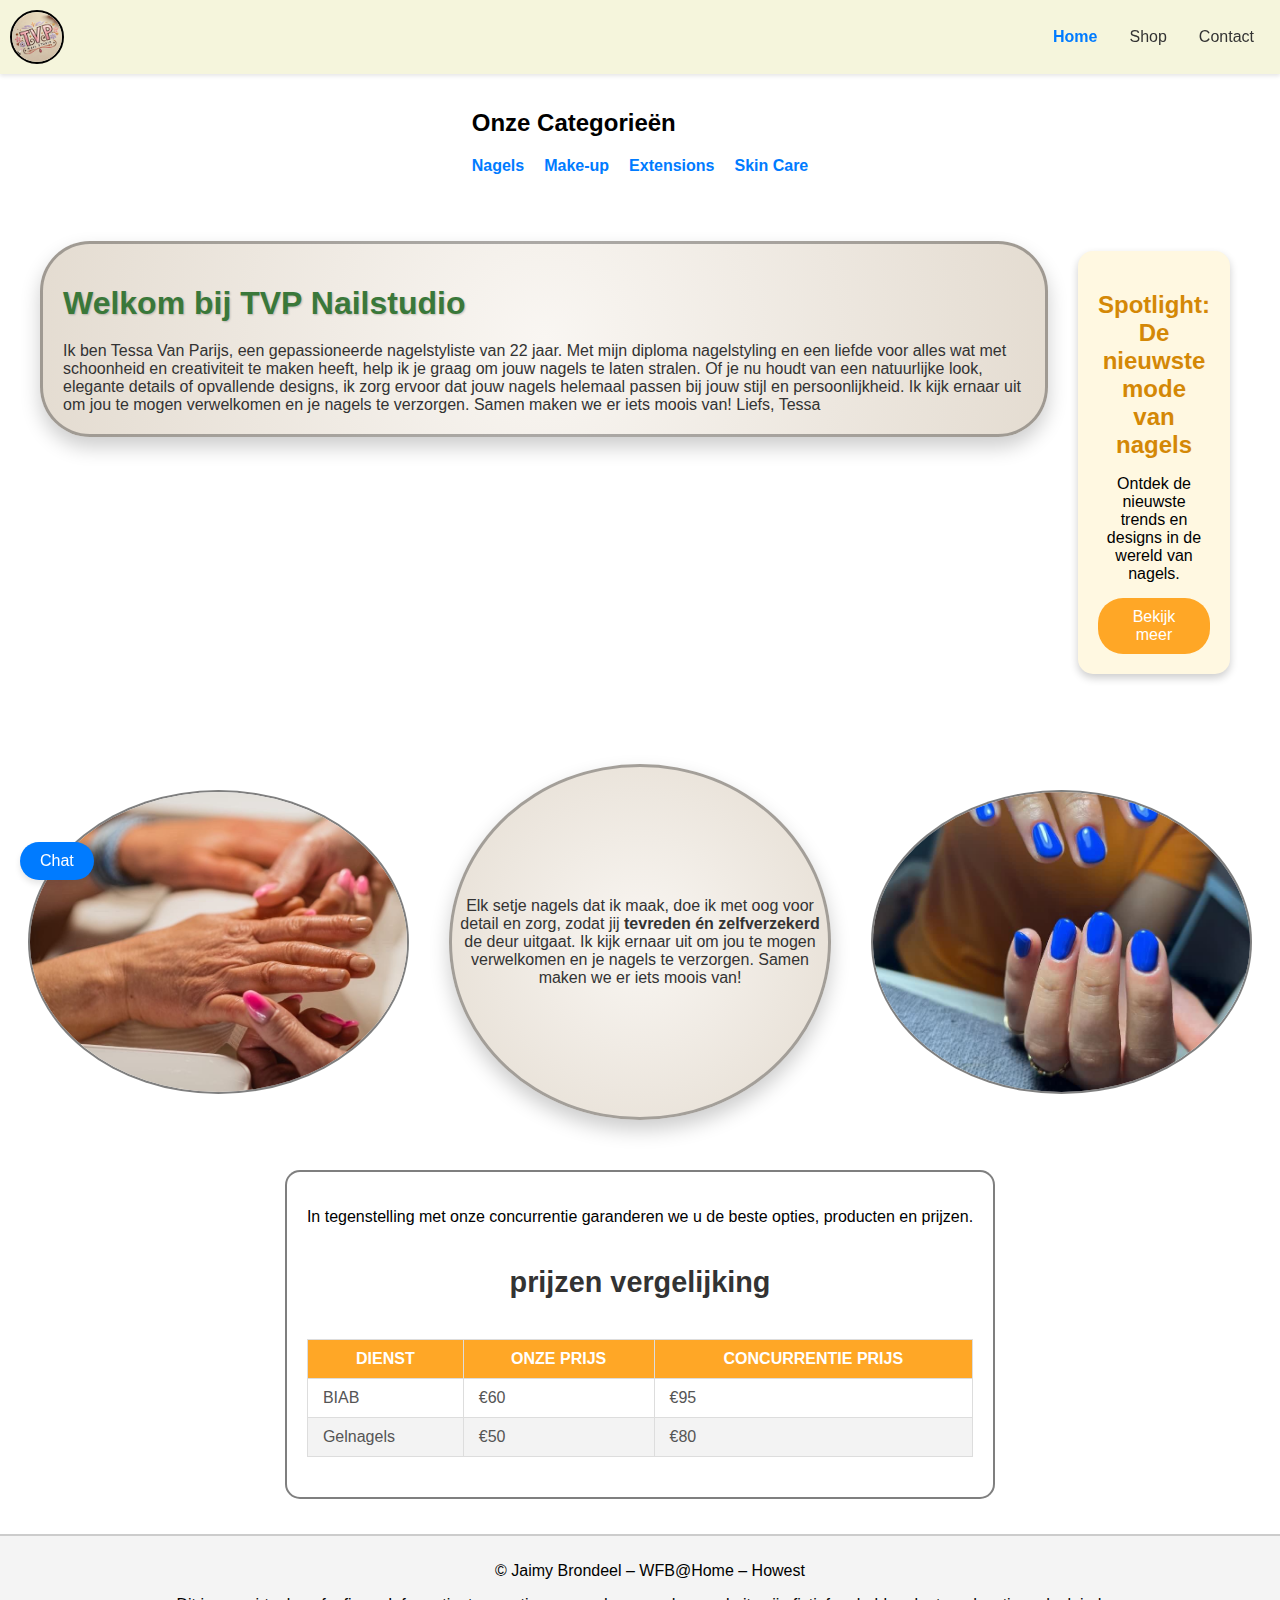
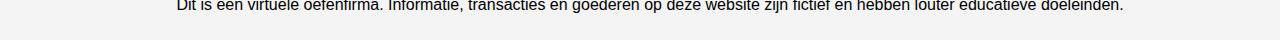
<file: index.html>
<!DOCTYPE html>
<html lang="en">

<head>
    <meta charset="UTF-8">
    <meta http-equiv="X-UA-Compatible" content="IE=edge">
    <meta name="viewport" content="width=device-width, initial-scale=1.0">
    <title>StartPagina</title>
    <link rel="stylesheet" href="WebisteCss/index.css">
    <link rel="stylesheet" href="WebisteCss/mainstylee.css">
</head>

<body>
    <header>
        <div class="logo"><img src="websiteImages/logotvp.png" alt="Logo"></div>
        <nav>
            <ul>
                <li class="active"><a href="index.html">Home</a></li>
                <li><a href="html/products.html">Shop</a></li>
                <li><a href="html/contact.html">Contact</a></li>
            </ul>
        </nav>
    </header>
    <main>
        <section class="categories">
            <h2>Onze Categorieën</h2>
            <ul>
                <li><a href="html/nagels.html">Nagels</a></li>
                <li><a href="html/makeup.html">Make-up</a></li>
                <li><a href="html/extensions.html">Extensions</a></li>
                <li><a href="html/skinCare.html">Skin Care</a></li>
            </ul>
        </section>

        <section class="introduction-spotlight-container">

            <article>
                <section class="introduction">
                    <h1 class="introduction-title">Welkom bij TVP Nailstudio</h1>
                    <p>
                        Ik ben <span>Tessa Van Parijs</span>, een gepassioneerde <span> nagelstyliste </span> van 22
                        jaar.
                        Met mijn diploma nagelstyling en een liefde voor alles wat met schoonheid en creativiteit te
                        maken heeft,
                        help ik je graag om jouw nagels te laten stralen.
                        Of je nu houdt van een natuurlijke look, elegante details of opvallende designs,
                        ik zorg ervoor dat jouw nagels helemaal passen bij jouw stijl en persoonlijkheid.
                        Ik kijk ernaar uit om jou te mogen verwelkomen en je nagels te verzorgen. Samen maken we er iets
                        moois van!
                        Liefs, Tessa
                    </p>
                </section>
            </article>


            <section class="spotlight">
                <div class="spotlight-content">
                    <h2 class="spotlight-title">Spotlight: De nieuwste mode van nagels</h2>
                    <p>Ontdek de nieuwste trends en designs in de wereld van nagels.</p>
                    <a href="https://www.cosmopolitan.com/nl/beauty/g45762074/nageltrends-2024/" target="_blank"
                        class="spotlight-link">Bekijk meer</a>
                </div>
            </section>
        </section>


        <article>

            <section class="image-circles">
                <div class="circle"><img src="websiteImages/homepage.jpg" alt="Afbeelding 1"></div>
                <section class="text-circle">
                    <p>
                        Elk setje nagels dat ik maak, doe ik met oog voor <span>detail en zorg</span>,
                        zodat jij <b>tevreden én zelfverzekerd</b> de deur uitgaat.
                        Ik kijk ernaar uit om jou te mogen verwelkomen en je nagels te verzorgen.
                        Samen maken we er iets moois van!
                    </p>
                </section>
                <div class="circle"><img src="websiteImages/foto7.jpg" alt="Afbeelding 2"></div>
            </section>
        </article>
        <article>
            <section class="secondary-content">
                <p>In tegenstelling met onze concurrentie garanderen we u de beste <span> opties, producten en prijzen</span>.</p>
                <h2> prijzen vergelijking</h2>
                <table>
                    <thead>
                        <tr>
                            <th><b>Dienst</b></th>
                            <th>Onze Prijs</th>
                            <th>concurrentie Prijs</th>
                        </tr>
                    </thead>
                    <tbody>
                        <tr>
                            <td>BIAB</td>
                            <td>&euro;60</td>
                            <td>&euro;95</td>
                        </tr>
                        <tr>
                            <td>Gelnagels</td>
                            <td>&euro;50</td>
                            <td>&euro;80</td>
                        </tr>
                    </tbody>
                </table>
            </section>
        </article>
    </main>

    <footer>
        <p>&copy; Jaimy Brondeel – WFB@Home – Howest</p>
        <p>Dit is een virtuele oefenfirma. Informatie, transacties en goederen op deze website zijn fictief en hebben
            louter educatieve doeleinden.</p>
    </footer>
    <div class="chat-button">
        <button>Chat</button>
    </div>
</body>

</html>
</file>
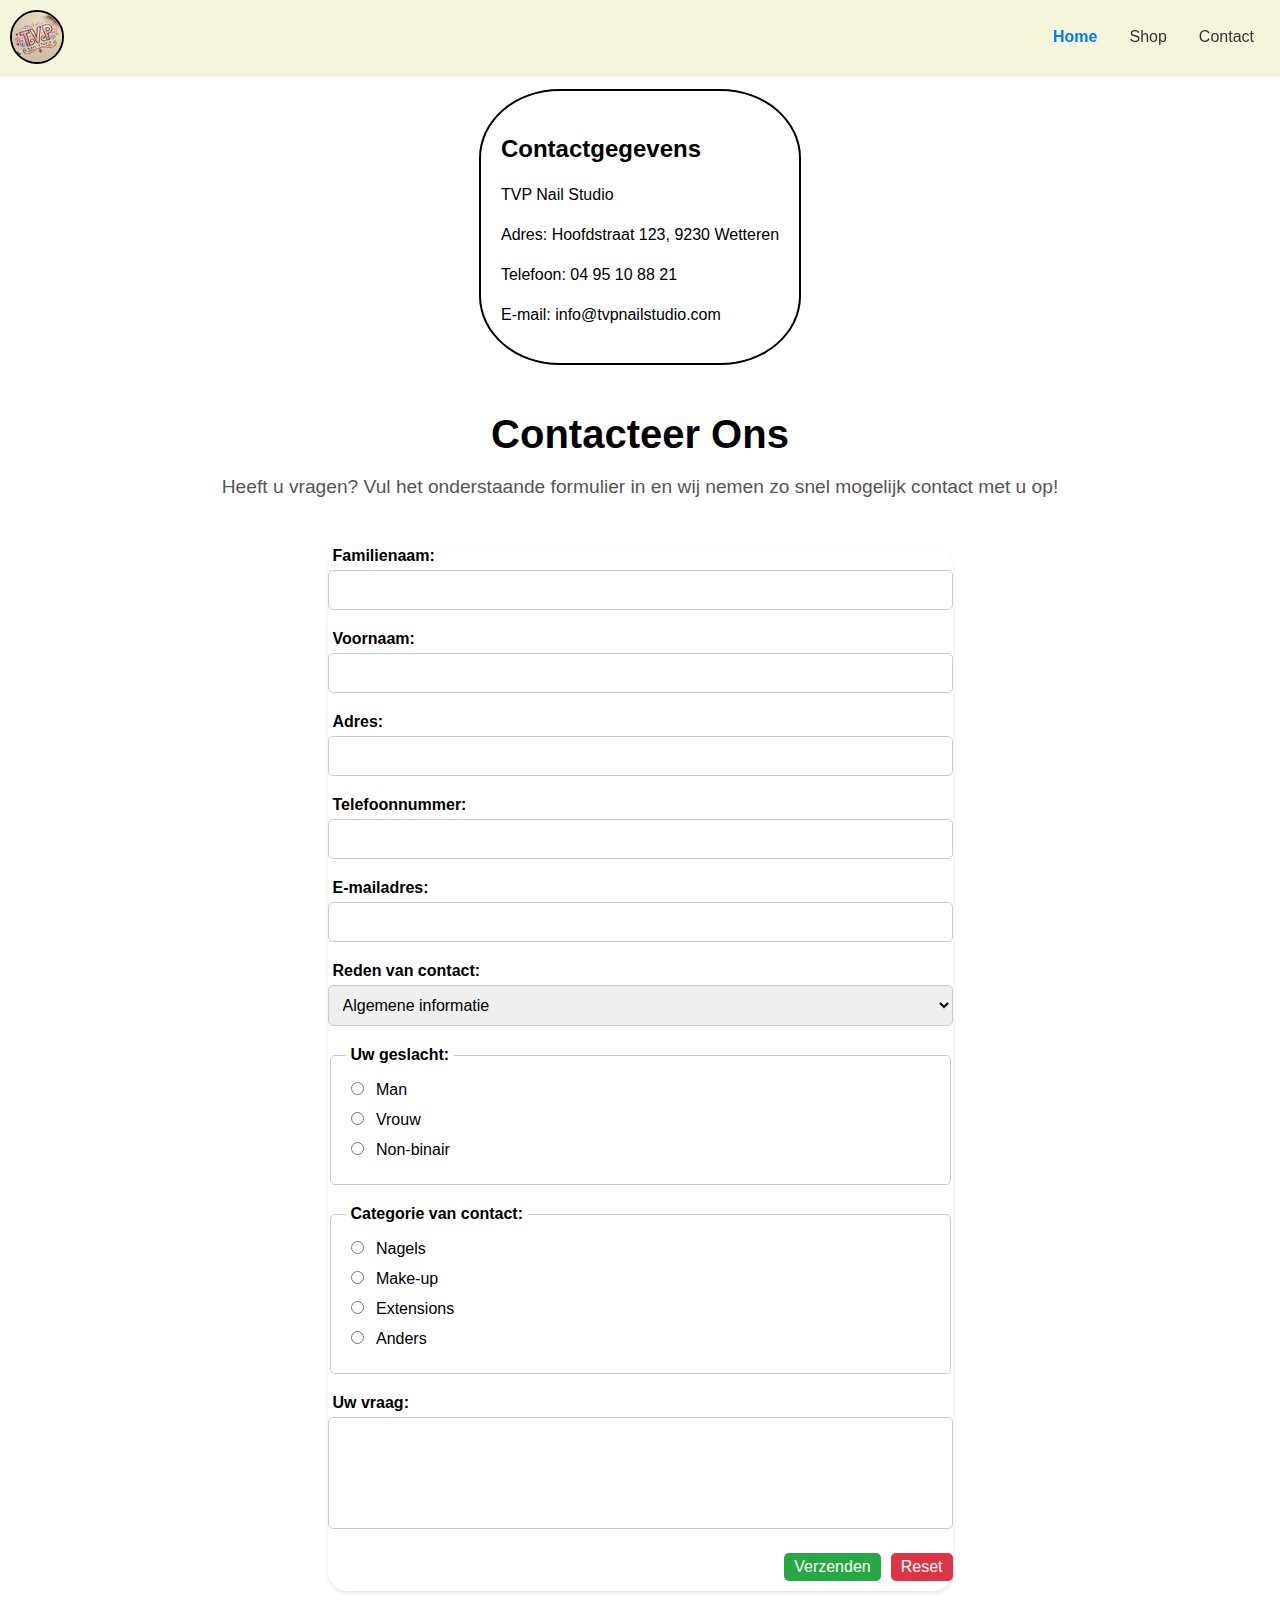
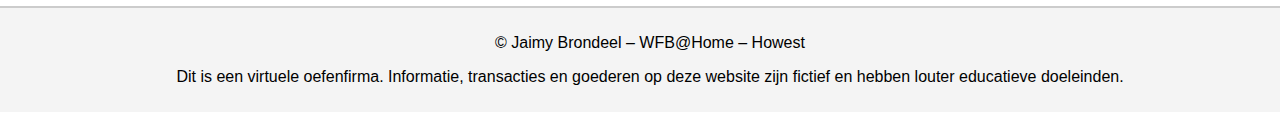
<file: html/contact.html>
<!DOCTYPE html>
<html lang="en">
<head>
    <meta charset="UTF-8">
    <meta name="viewport" content="width=device-width, initial-scale=1.0">
    <title>Contact Page</title>
    
    <link rel="stylesheet" href="../WebisteCss/mainstylee.css">
</head>
<body>
    <header>
        <div class="logo"><img src="../websiteImages/logotvp.png" alt="Logo"></div>
        <nav>
            <ul>
                <li class="active"><a href="../index.html">Home</a></li>
                <li><a href="products.html">Shop</a></li>
                <li><a href="contact.html">Contact</a></li>
            </ul>
        </nav>
    </header>

    <main>
        <section class="contact-info">
            <article class="contact-info-art">
            <h2>Contactgegevens</h2>
            <p>TVP Nail Studio</p>
            <p>Adres: Hoofdstraat 123, 9230 Wetteren</p>
            <p>Telefoon: 04 95 10 88 21</p>
            <p>E-mail: info@tvpnailstudio.com</p>
        </article>
        </section>

        <section class="contact-header">
            <h1>Contacteer Ons</h1>
            <p>Heeft u vragen? Vul het onderstaande formulier in en wij nemen zo snel mogelijk contact met u op!</p>
        </section>
        <section class="contact-form">
            <form action="https://jkorpela.fi/cgi-bin/echo.cgi" method="post" novalidate>
                <div class="form-group">
                    <label for="lastname">Familienaam:</label>
                    <input type="text" id="lastname" name="lastname" required>
                </div>
                <div class="form-group">
                    <label for="firstname">Voornaam:</label>
                    <input type="text" id="firstname" name="firstname" required>
                </div>
                <div class="form-group">
                    <label for="address">Adres:</label>
                    <input type="text" id="address" name="address">
                </div>
                <div class="form-group">
                    <label for="phone">Telefoonnummer:</label>
                    <input type="tel" id="phone" name="phone">
                </div>
                <div class="form-group">
                    <label for="email">E-mailadres:</label>
                    <input type="email" id="email" name="email" required>
                </div>
                <div class="form-group">
                    <label for="reason">Reden van contact:</label>
                    <select id="reason" name="reason">
                        <option value="info">Algemene informatie</option>
                        <option value="appointment">Afspraak maken</option>
                        <option value="complaint">Klacht indienen</option>
                        <option value="other">Anders</option>
                    </select>
                </div>
                <fieldset>
                    <legend>Uw geslacht:</legend>
                    <div>
                        <input type="radio" id="male" name="gender" value="M">
                        <label for="male">Man</label>
                    </div>
                    <div>
                        <input type="radio" id="female" name="gender" value="V">
                        <label for="female">Vrouw</label>
                    </div>
                    <div>
                        <input type="radio" id="nonbinary" name="gender" value="X">
                        <label for="nonbinary">Non-binair</label>
                    </div>
                </fieldset>
                <fieldset>
                    <legend>Categorie van contact:</legend>
                    <div>
                        <input type="radio" id="nails" name="category" value="nails">
                        <label for="nails">Nagels</label>
                    </div>
                    <div>
                        <input type="radio" id="makeup" name="category" value="makeup">
                        <label for="makeup">Make-up</label>
                    </div>
                    <div>
                        <input type="radio" id="extensions" name="category" value="extensions">
                        <label for="extensions">Extensions</label>
                    </div>
                    <div>
                        <input type="radio" id="other-category" name="category" value="other">
                        <label for="other-category">Anders</label>
                    </div>
                </fieldset>
                <div class="form-group">
                    <label for="message">Uw vraag:</label>
                    <textarea id="message" name="message" rows="5" required></textarea>
                </div>
                <div class="form-buttons">
                    <button type="submit">Verzenden</button>
                    <button type="reset">Reset</button>
                </div>
            </form>
        </section>
    </main>

    <footer>
        <p>&copy; Jaimy Brondeel – WFB@Home – Howest</p>
        <p>Dit is een virtuele oefenfirma. Informatie, transacties en goederen op deze website zijn fictief en hebben louter educatieve doeleinden.</p>
    </footer>
</body>
</html>
</file>
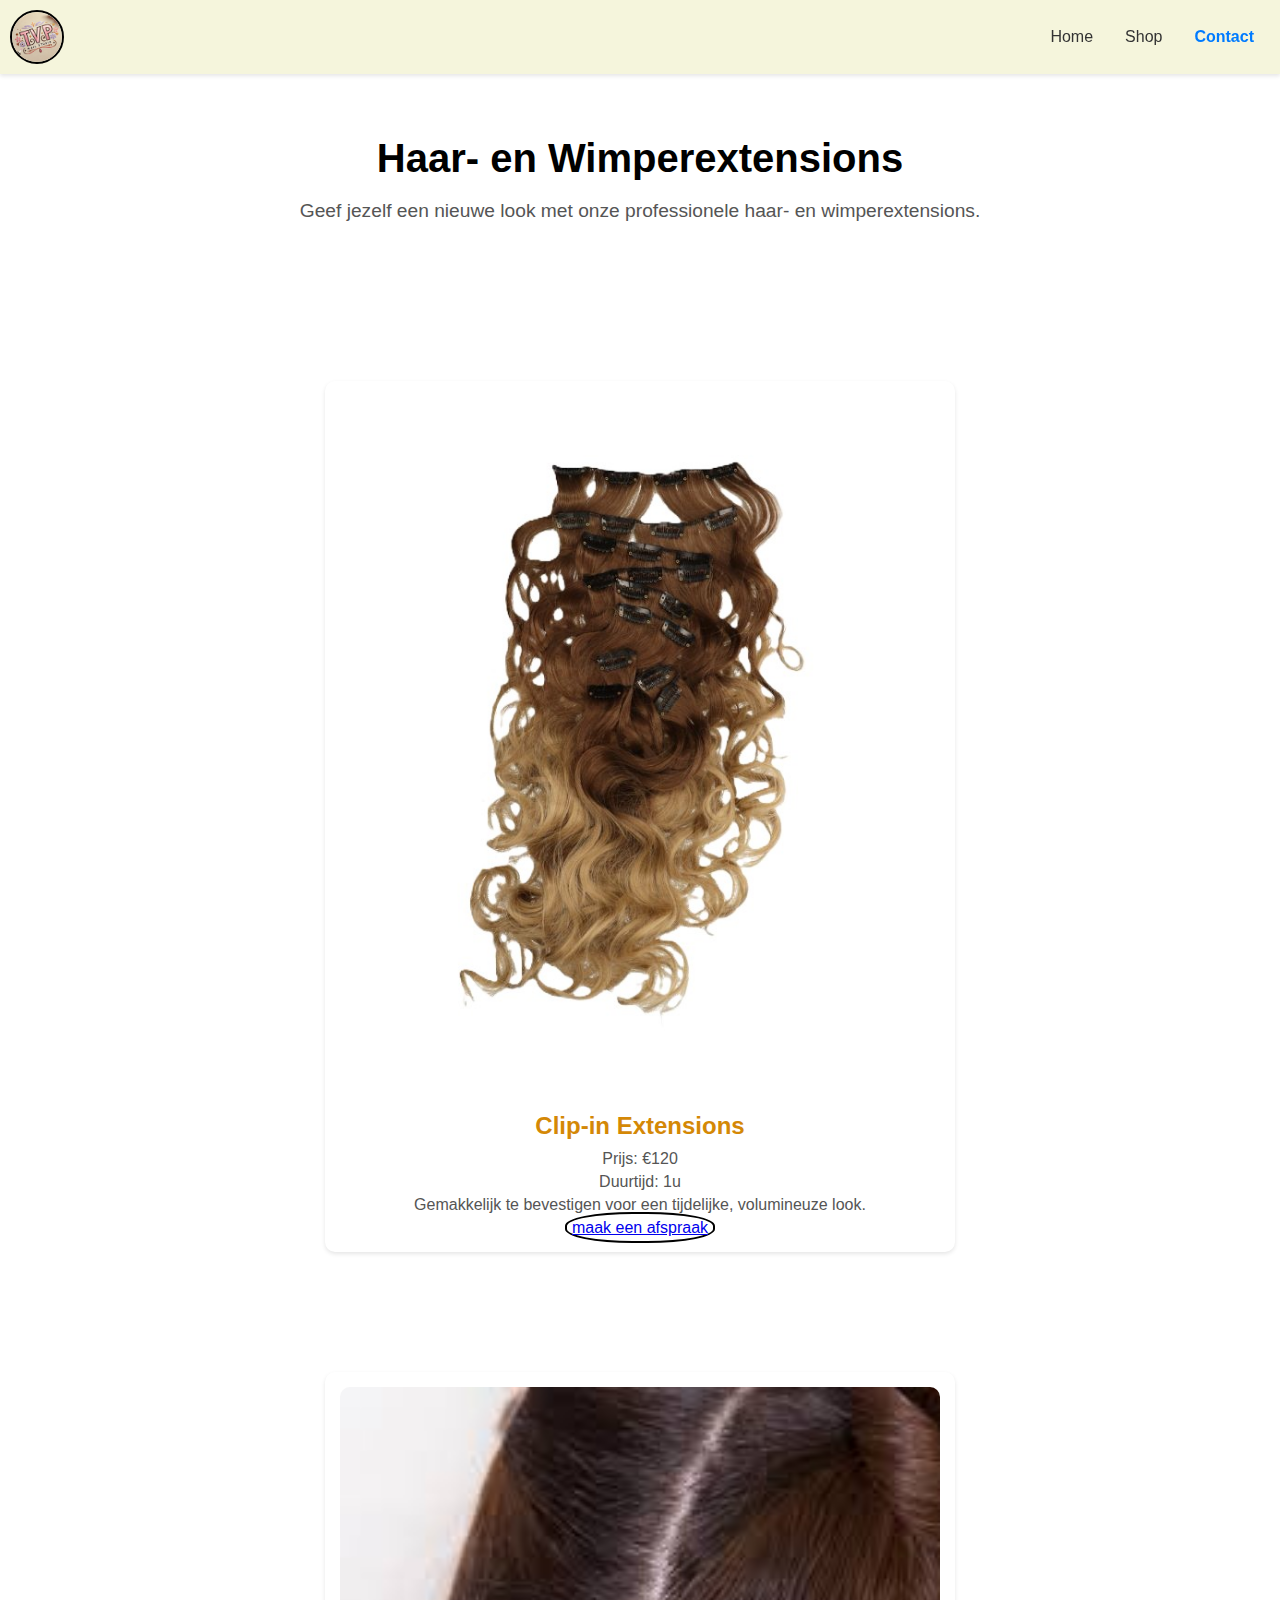
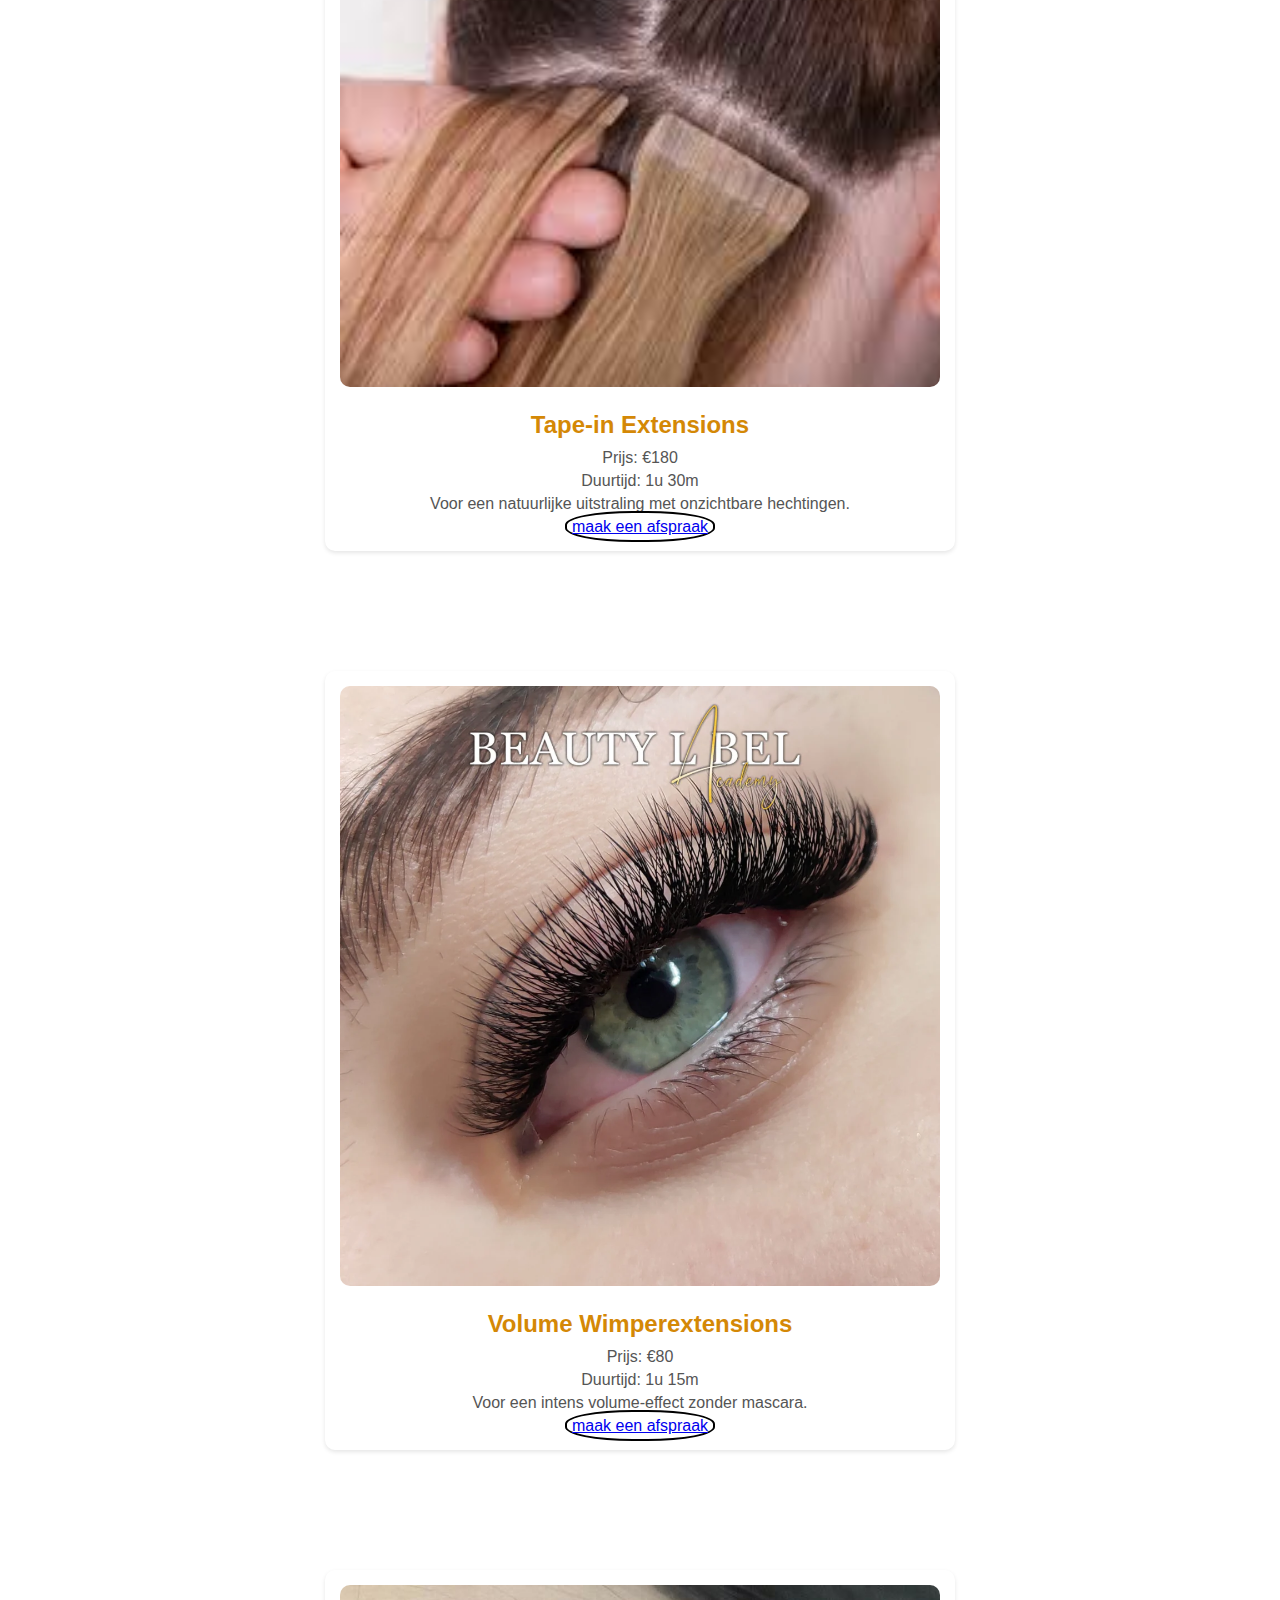
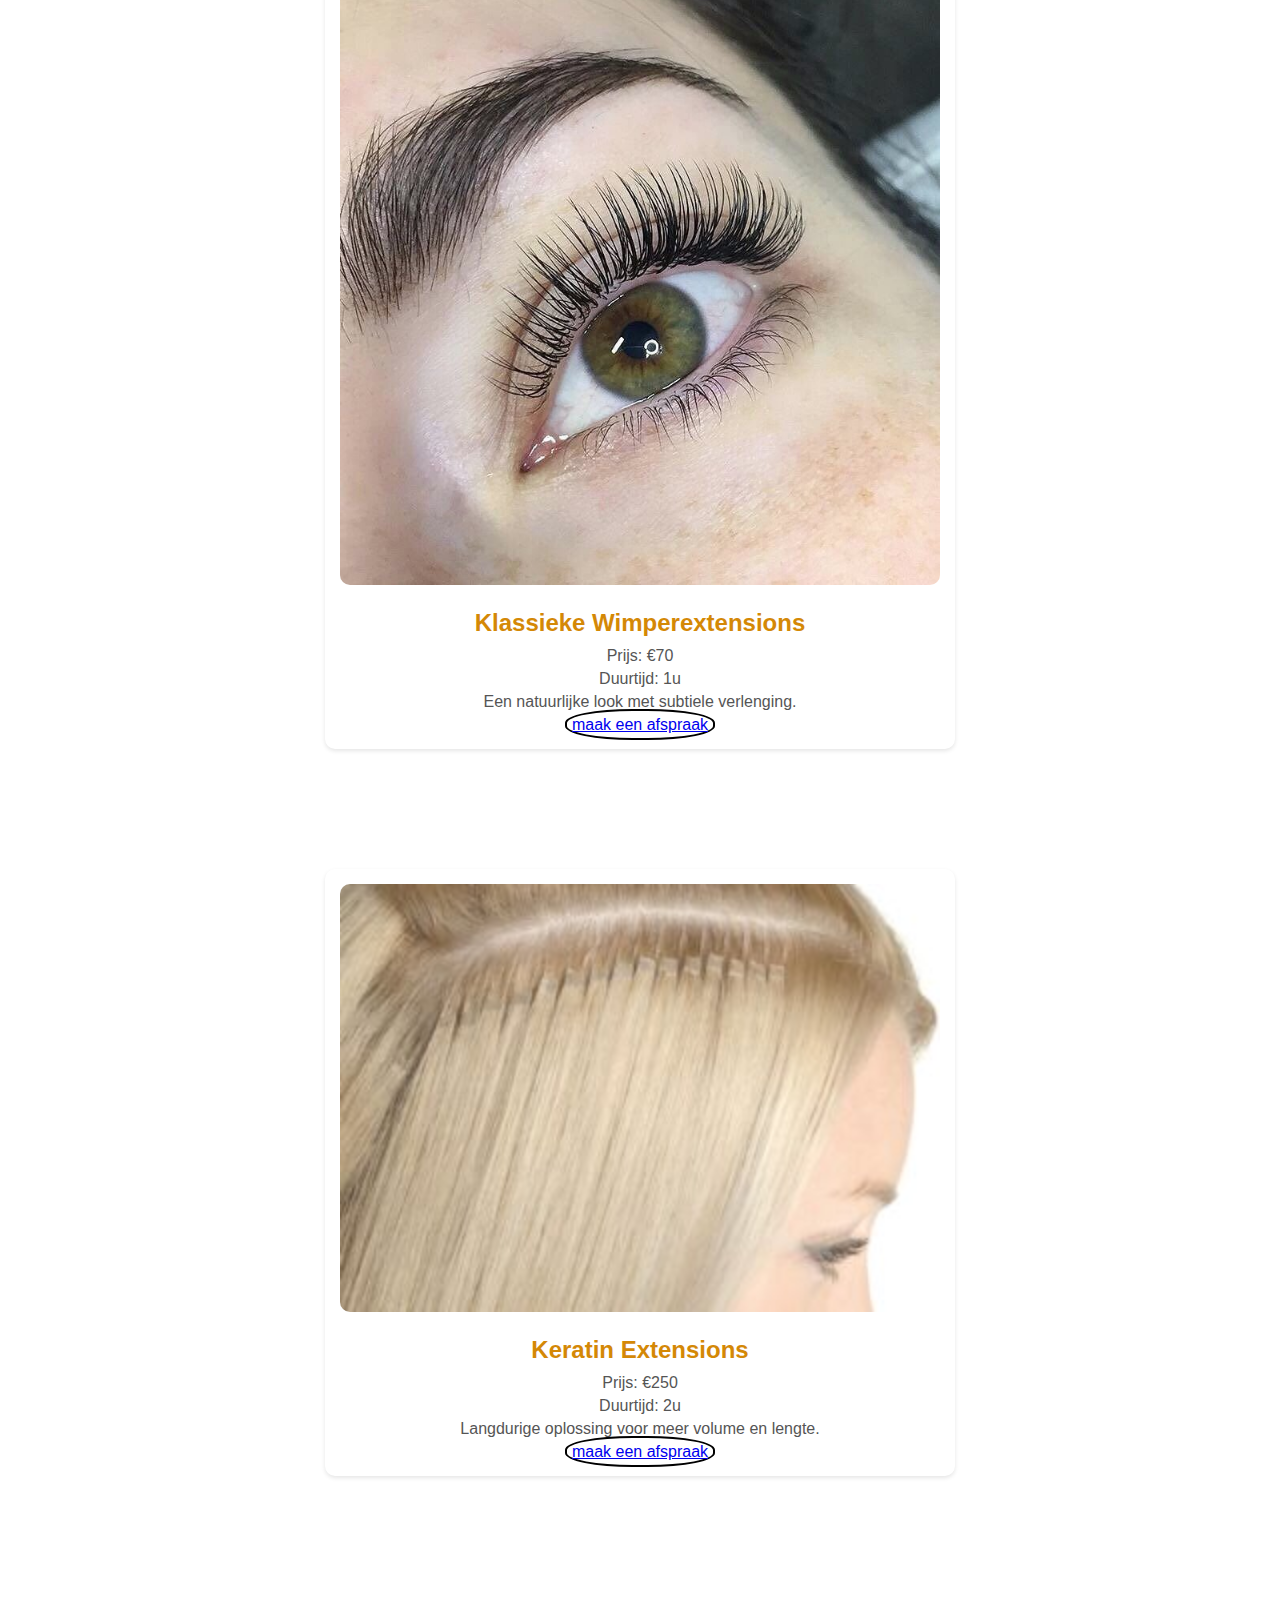
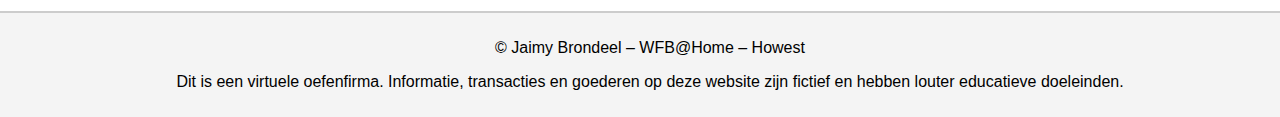
<file: html/extensions.html>
<!DOCTYPE html>
<html lang="en">
<head>
    <meta charset="UTF-8">
    <meta name="viewport" content="width=device-width, initial-scale=1.0">
    <title>Haar- en Wimperextensions</title>
    <link rel="stylesheet" href="../WebisteCss/mainstylee.css">
</head>
<body>
    <header>
        <div class="logo"><img src="../websiteImages/logotvp.png" alt="Logo"></div>
        <nav>
            <ul>
                <li><a href="../index.html">Home</a></li>
                <li><a href="products.html">Shop</a></li>
                <li class="active"><a href="contact.html">Contact</a></li>
            </ul>
        </nav>
    </header>
    <main>
        
        <section class="category-header">
            <h1>Haar- en Wimperextensions</h1>
            <p>Geef jezelf een nieuwe look met onze professionele haar- en wimperextensions.</p>
        </section>
        <section class="products">
            <div class="product">
                <img src="../websiteImages/clipinextensions.jpg" alt="Clip-in Extensions">
                <h2>Clip-in Extensions</h2>
                <p>Prijs: &euro;120</p>
                <p>Duurtijd: 1u</p>
                <p>Gemakkelijk te bevestigen voor een tijdelijke, volumineuze look.</p>
                <a href="/html/contact.html">maak een afspraak</a>
            </div>
            <div class="product">
                <img src="../websiteImages/tape in extensions.jpg" alt="Tape-in Extensions">
                <h2>Tape-in Extensions</h2>
                <p>Prijs: &euro;180</p>
                <p>Duurtijd: 1u 30m</p>
                <p>Voor een natuurlijke uitstraling met onzichtbare hechtingen.</p>
                <a href="/html/contact.html">maak een afspraak</a>
            </div>
            <div class="product">
                <img src="../websiteImages/wimper extensions.webp" alt="Volume Wimperextensions">
                <h2>Volume Wimperextensions</h2>
                <p>Prijs: &euro;80</p>
                <p>Duurtijd: 1u 15m</p>
                <p>Voor een intens volume-effect zonder mascara.</p>
                <a href="/html/contact.html">maak een afspraak</a>
            </div>
            <div class="product">
                <img src="../websiteImages/klasieke wimpers.jpg" alt="Klassieke Wimperextensions">
                <h2>Klassieke Wimperextensions</h2>
                <p>Prijs: &euro;70</p>
                <p>Duurtijd: 1u</p>
                <p>Een natuurlijke look met subtiele verlenging.</p>
                <a href="/html/contact.html">maak een afspraak</a>
            </div>
            <div class="product">
                <img src="../websiteImages/keratin extensions.jpg" alt="Keratin Extensions">
                <h2>Keratin Extensions</h2>
                <p>Prijs: &euro;250</p>
                <p>Duurtijd: 2u</p>
                <p>Langdurige oplossing voor meer volume en lengte.</p>
                <a href="/html/contact.html">maak een afspraak</a>
            </div>
        </section>
    </main>
    <footer>
        <p>&copy; Jaimy Brondeel – WFB@Home – Howest</p>
        <p>Dit is een virtuele oefenfirma. Informatie, transacties en goederen op deze website zijn fictief en hebben louter educatieve doeleinden.</p>
    </footer>
</body>
</html>
</file>
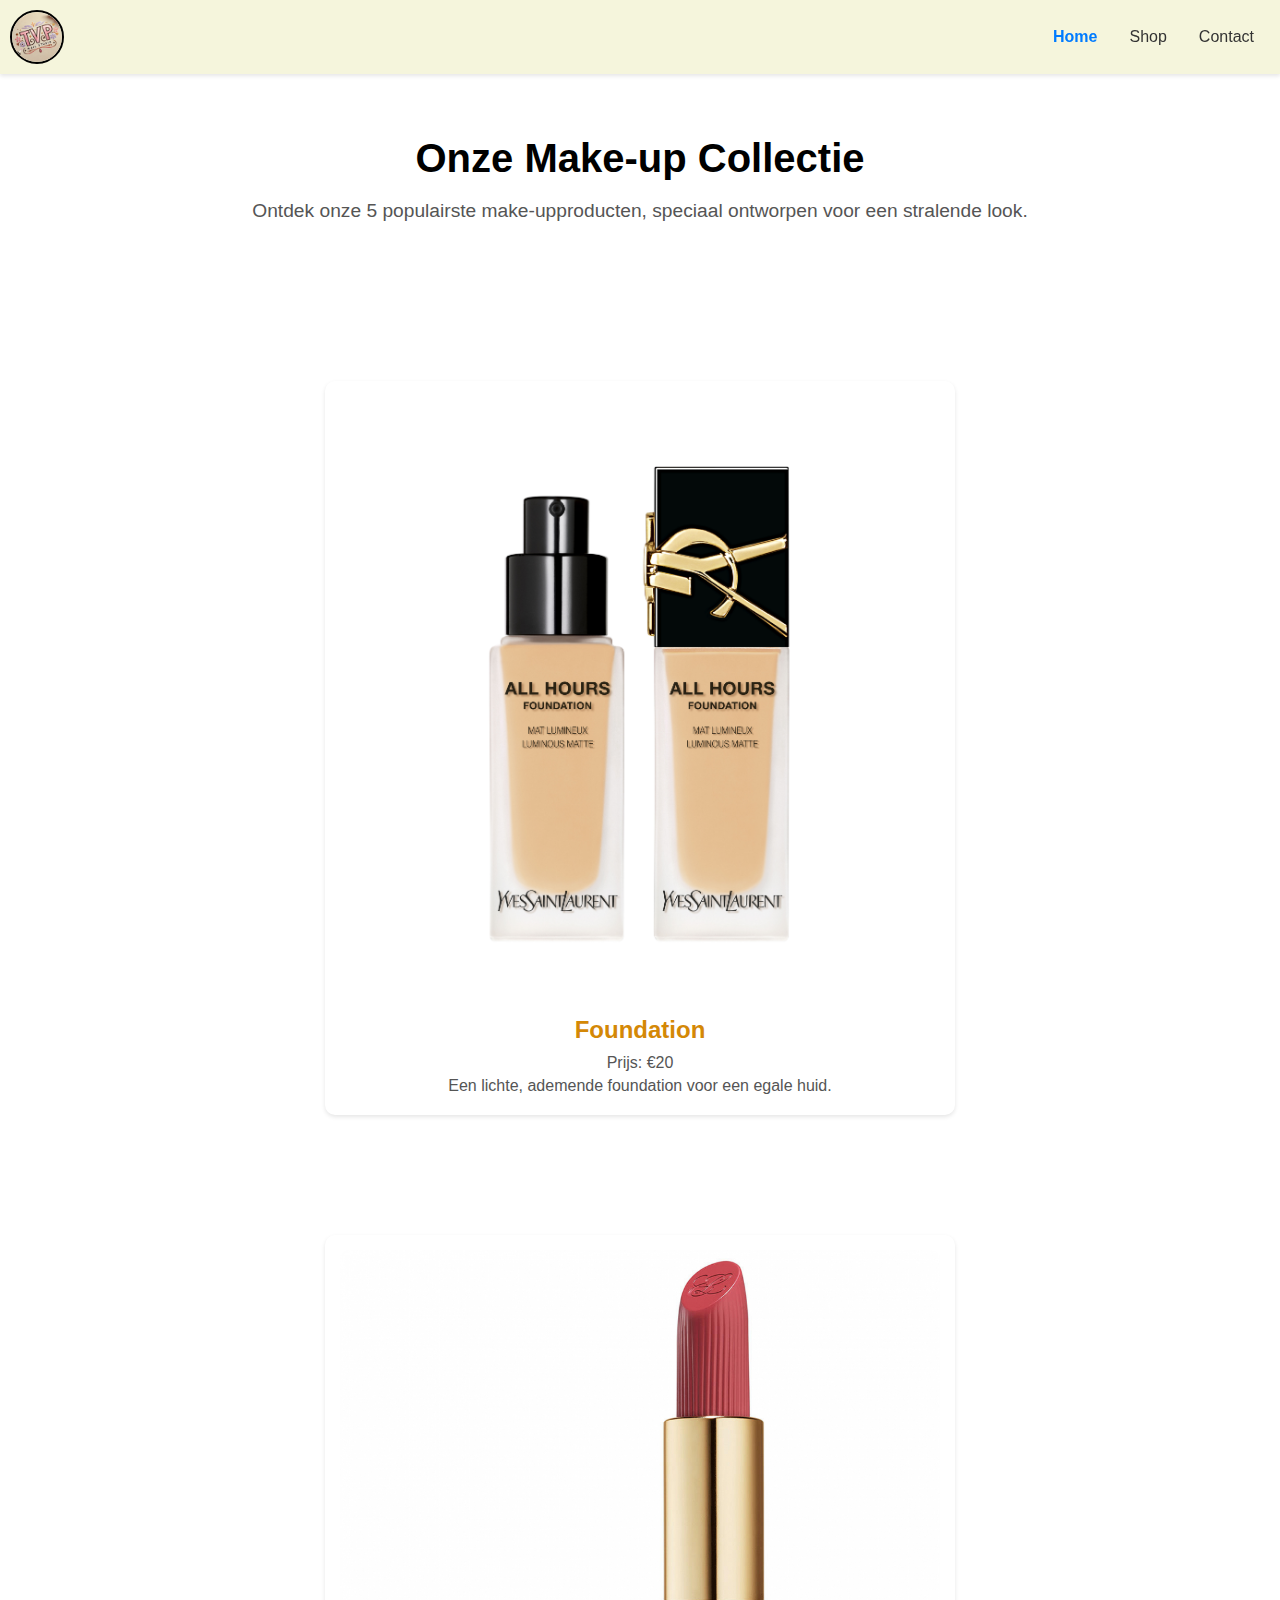
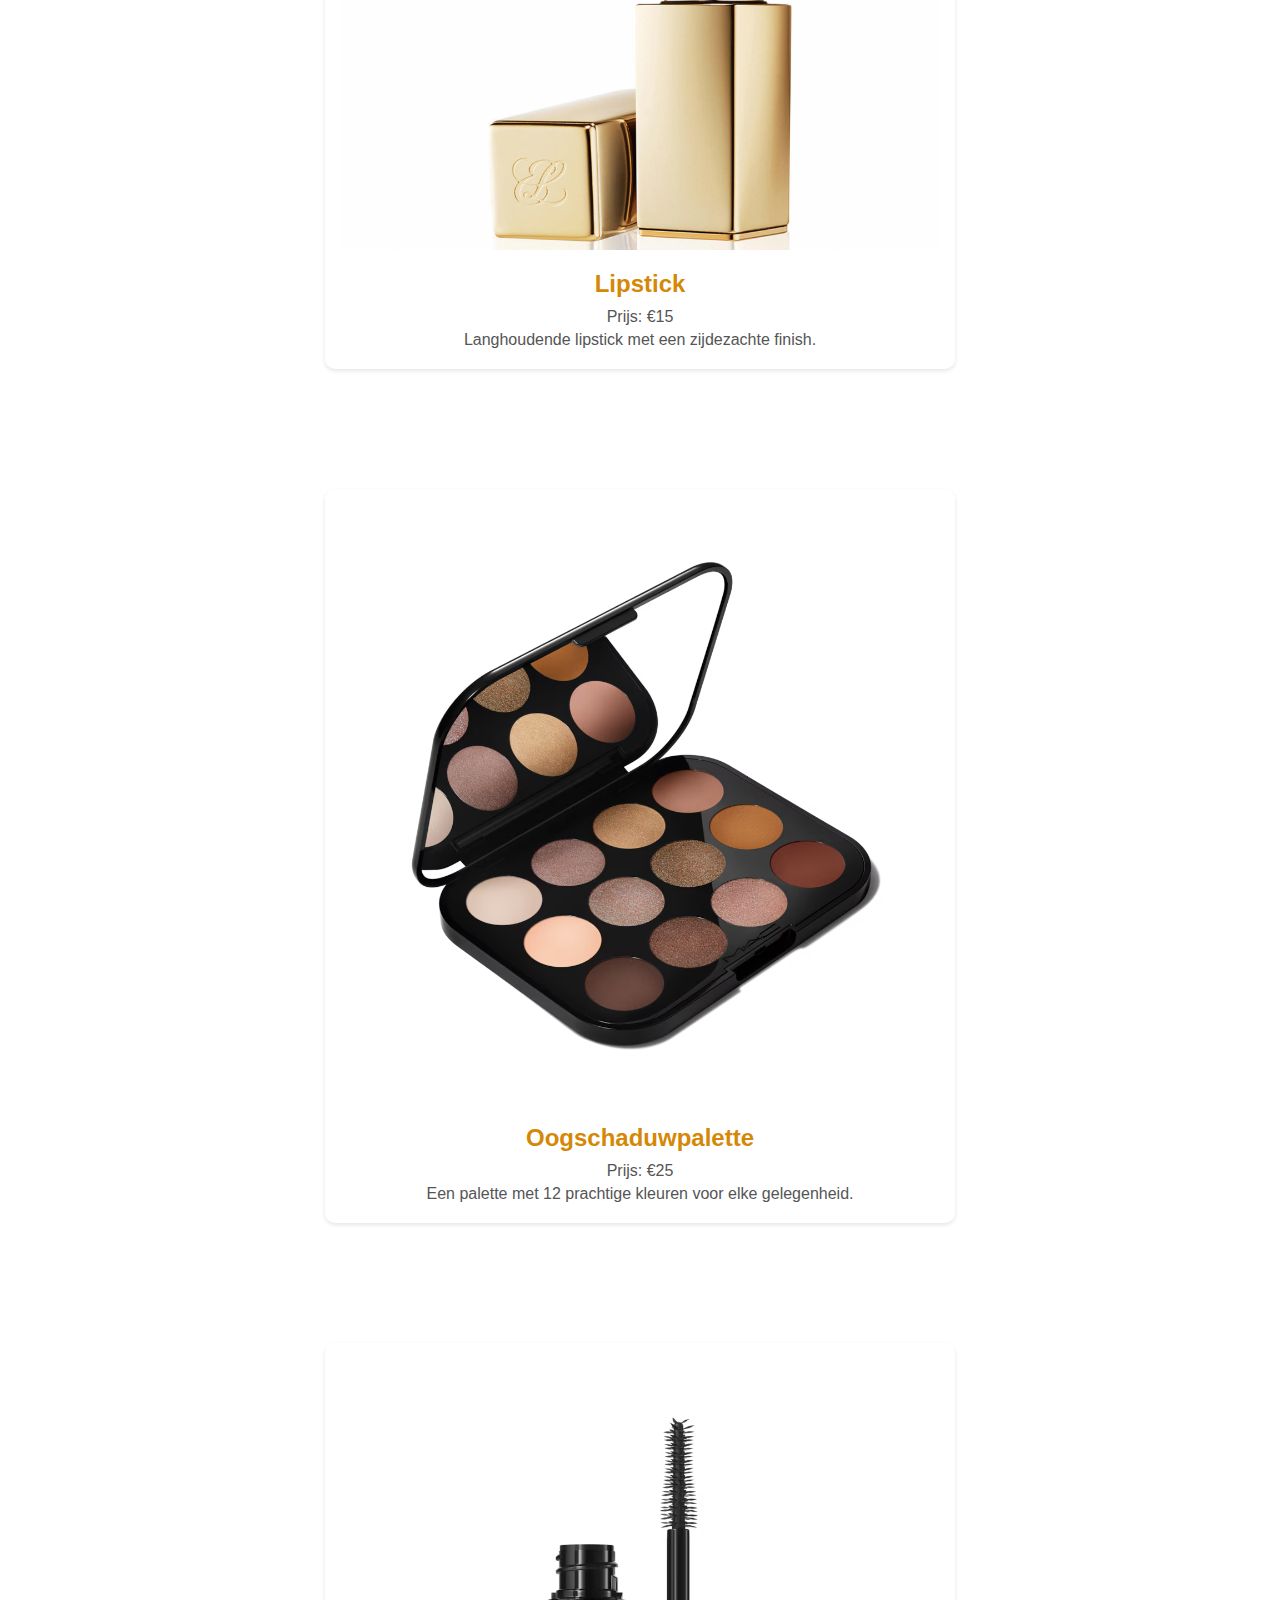
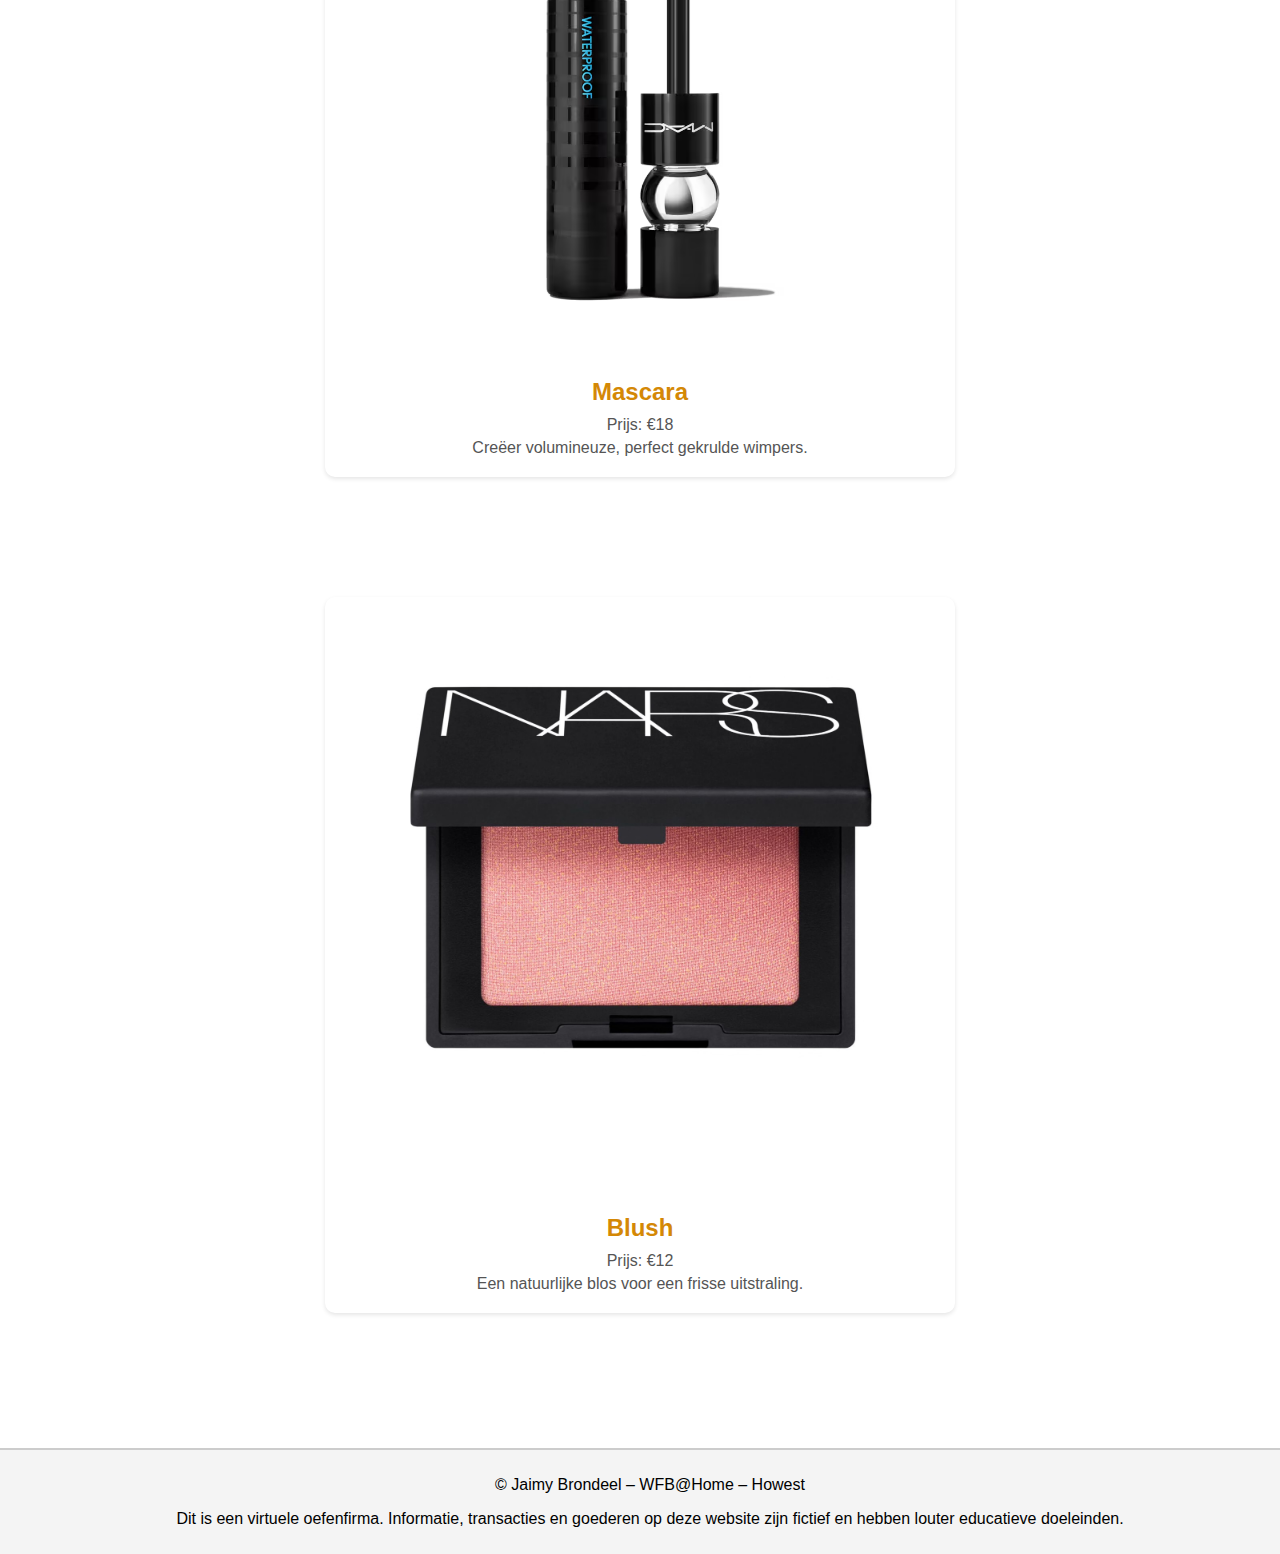
<file: html/makeup.html>
</html><!DOCTYPE html>
<html lang="en">
<head>
    <meta charset="UTF-8">
    <meta name="viewport" content="width=device-width, initial-scale=1.0">
    <title>Document</title>
    <link rel="stylesheet" href="../WebisteCss/mainstylee.css">
</head>
<body>
    <header>
        <div class="logo"><img src="../websiteImages/logotvp.png" alt="logo"></div>
        <nav>
            <ul>
                <li class="active"><a href="/index.html">Home</a></li>
                <li><a href="/html/products.html">Shop</a></li>
                <li><a href="/html/contact.html">Contact</a></li>
            </ul>
        </nav>
    </header>

</body>
    <main>
        <section class="category-header">
            <h1>Onze Make-up Collectie</h1>
            <p>Ontdek onze 5 populairste make-upproducten, speciaal ontworpen voor een stralende look.</p>
        </section>
        <section class="products">
            <div class="product">
                <img src="../websiteImages/foundattion.jpg" alt="Foundation">
                <h2>Foundation</h2>
                <p>Prijs: &euro;20</p>
                <p>Een lichte, ademende foundation voor een egale huid.</p>
            </div>
            <div class="product">
                <img src="../websiteImages/lipstick.jpg" alt="Lipstick">
                <h2>Lipstick</h2>
                <p>Prijs: &euro;15</p>
                <p>Langhoudende lipstick met een zijdezachte finish.</p>
            </div>
            <div class="product">
                <img src="../websiteImages/oogpallet.avif" alt="Oogschaduwpalette">
                <h2>Oogschaduwpalette</h2>
                <p>Prijs: &euro;25</p>
                <p>Een palette met 12 prachtige kleuren voor elke gelegenheid.</p>
            </div>
            <div class="product">
                <img src="../websiteImages/masacara.avif" alt="Mascara">
                <h2>Mascara</h2>
                <p>Prijs: &euro;18</p>
                <p>Creëer volumineuze, perfect gekrulde wimpers.</p>
            </div>
            <div class="product">
                <img src="../websiteImages/blush.avif" alt="Blush">
                <h2>Blush</h2>
                <p>Prijs: &euro;12</p>
                <p>Een natuurlijke blos voor een frisse uitstraling.</p>
            </div>
        </section>
    </main>
    <footer>
        <p>&copy; Jaimy Brondeel – WFB@Home – Howest</p>
        <p>Dit is een virtuele oefenfirma. Informatie, transacties en goederen op deze website zijn fictief en hebben louter educatieve doeleinden.</p>
    </footer>
</body>
</html>
</file>
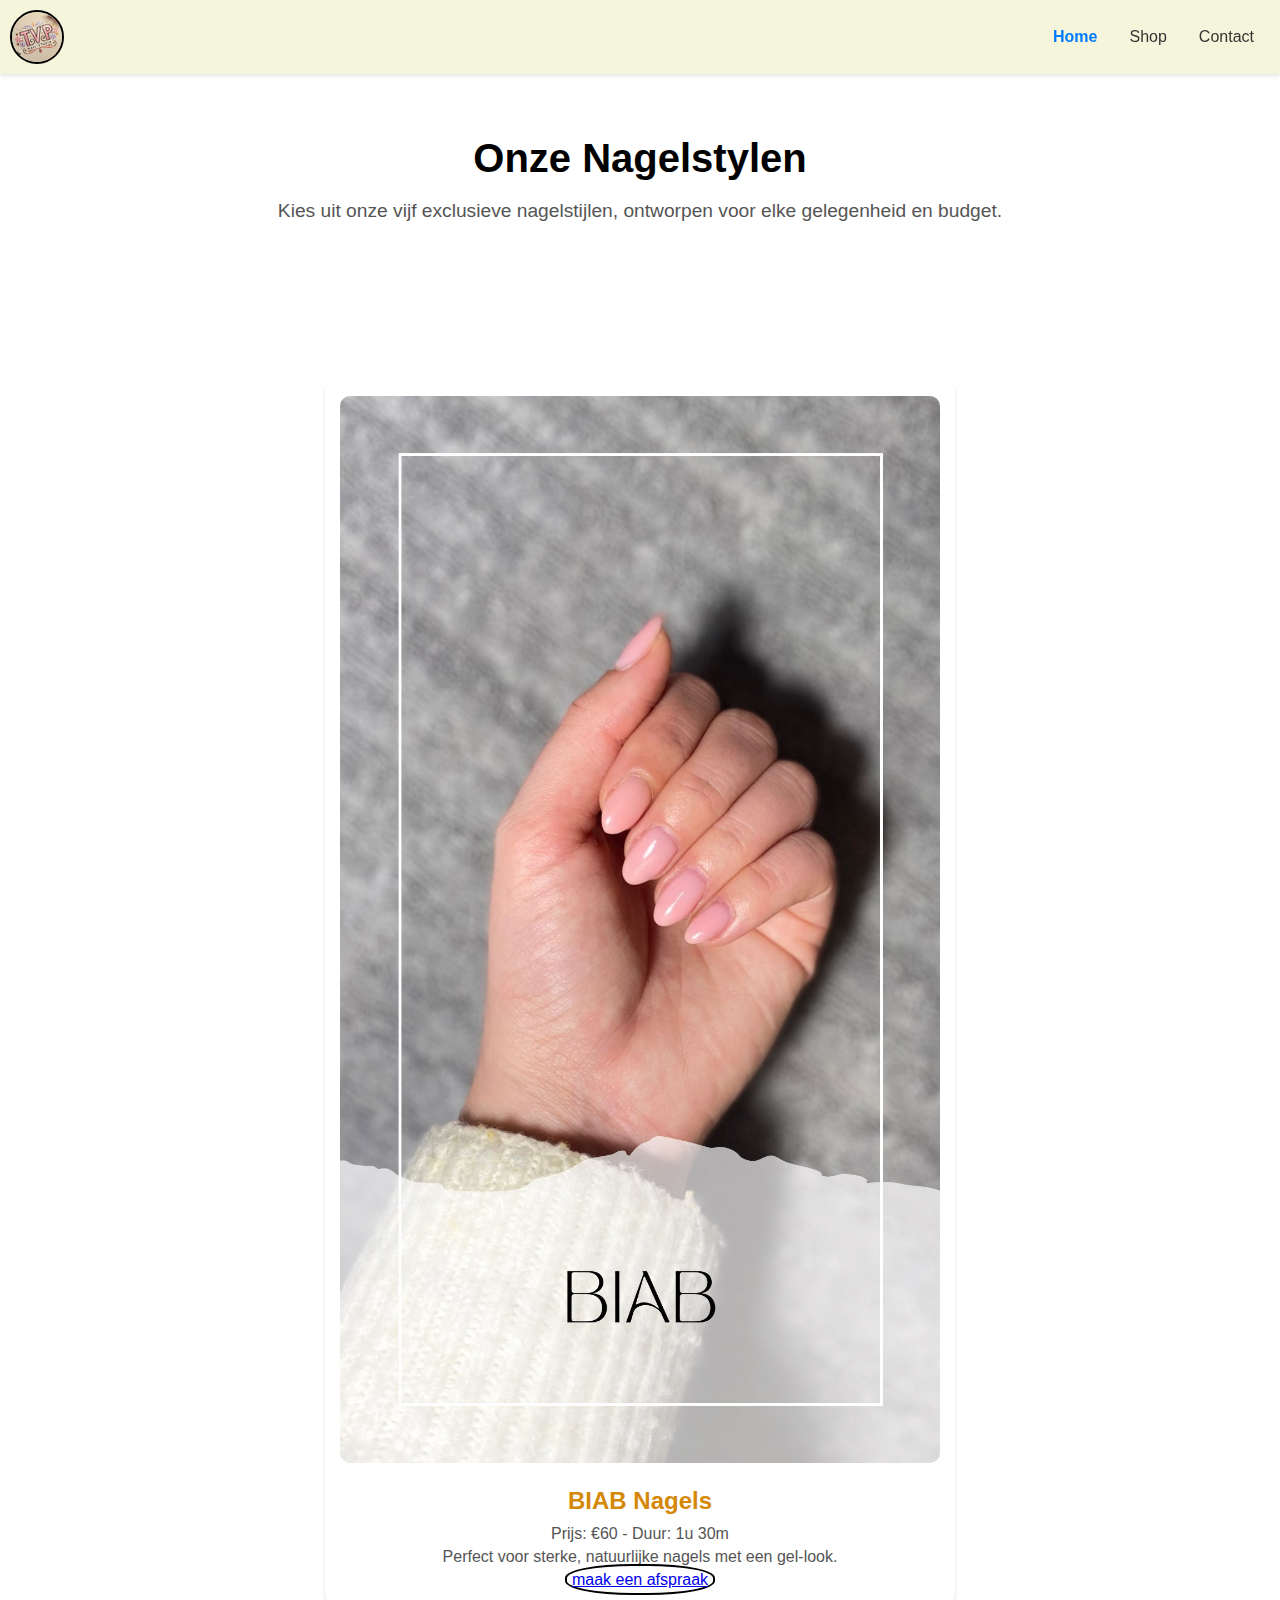
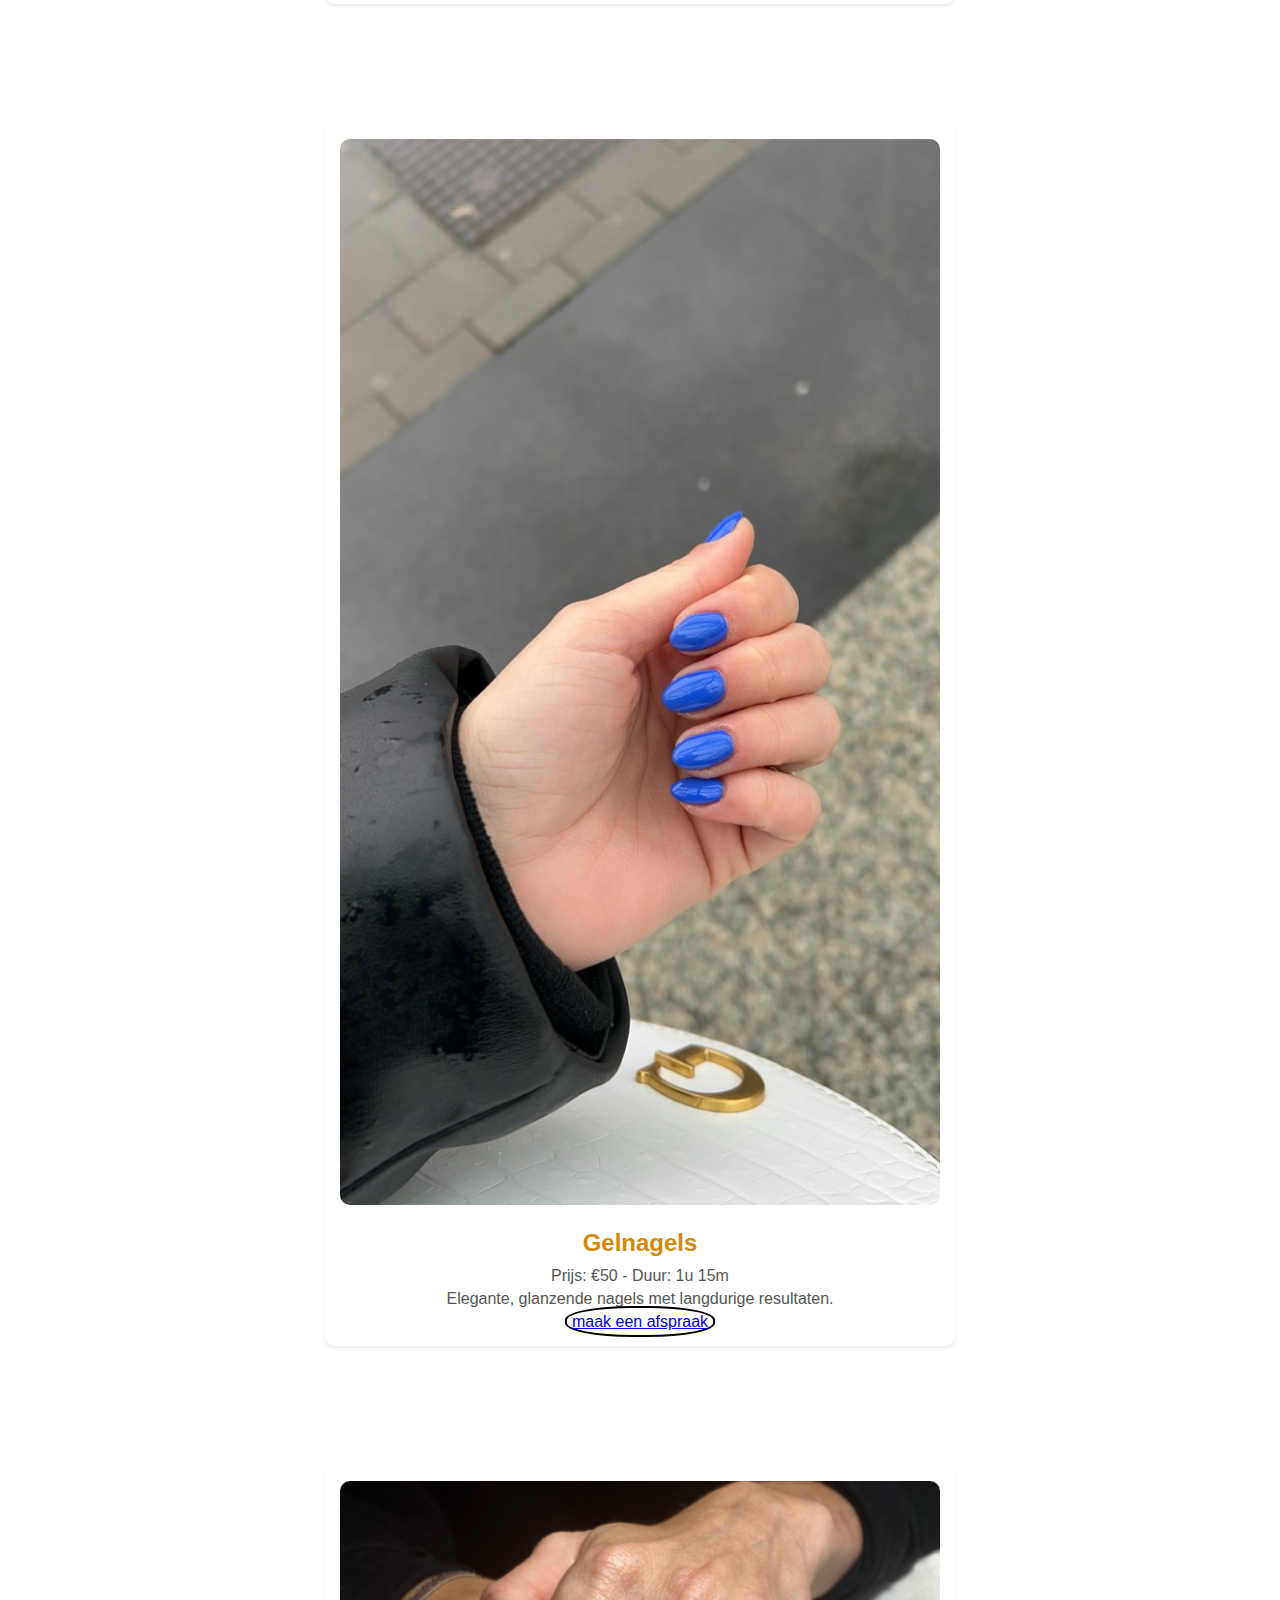
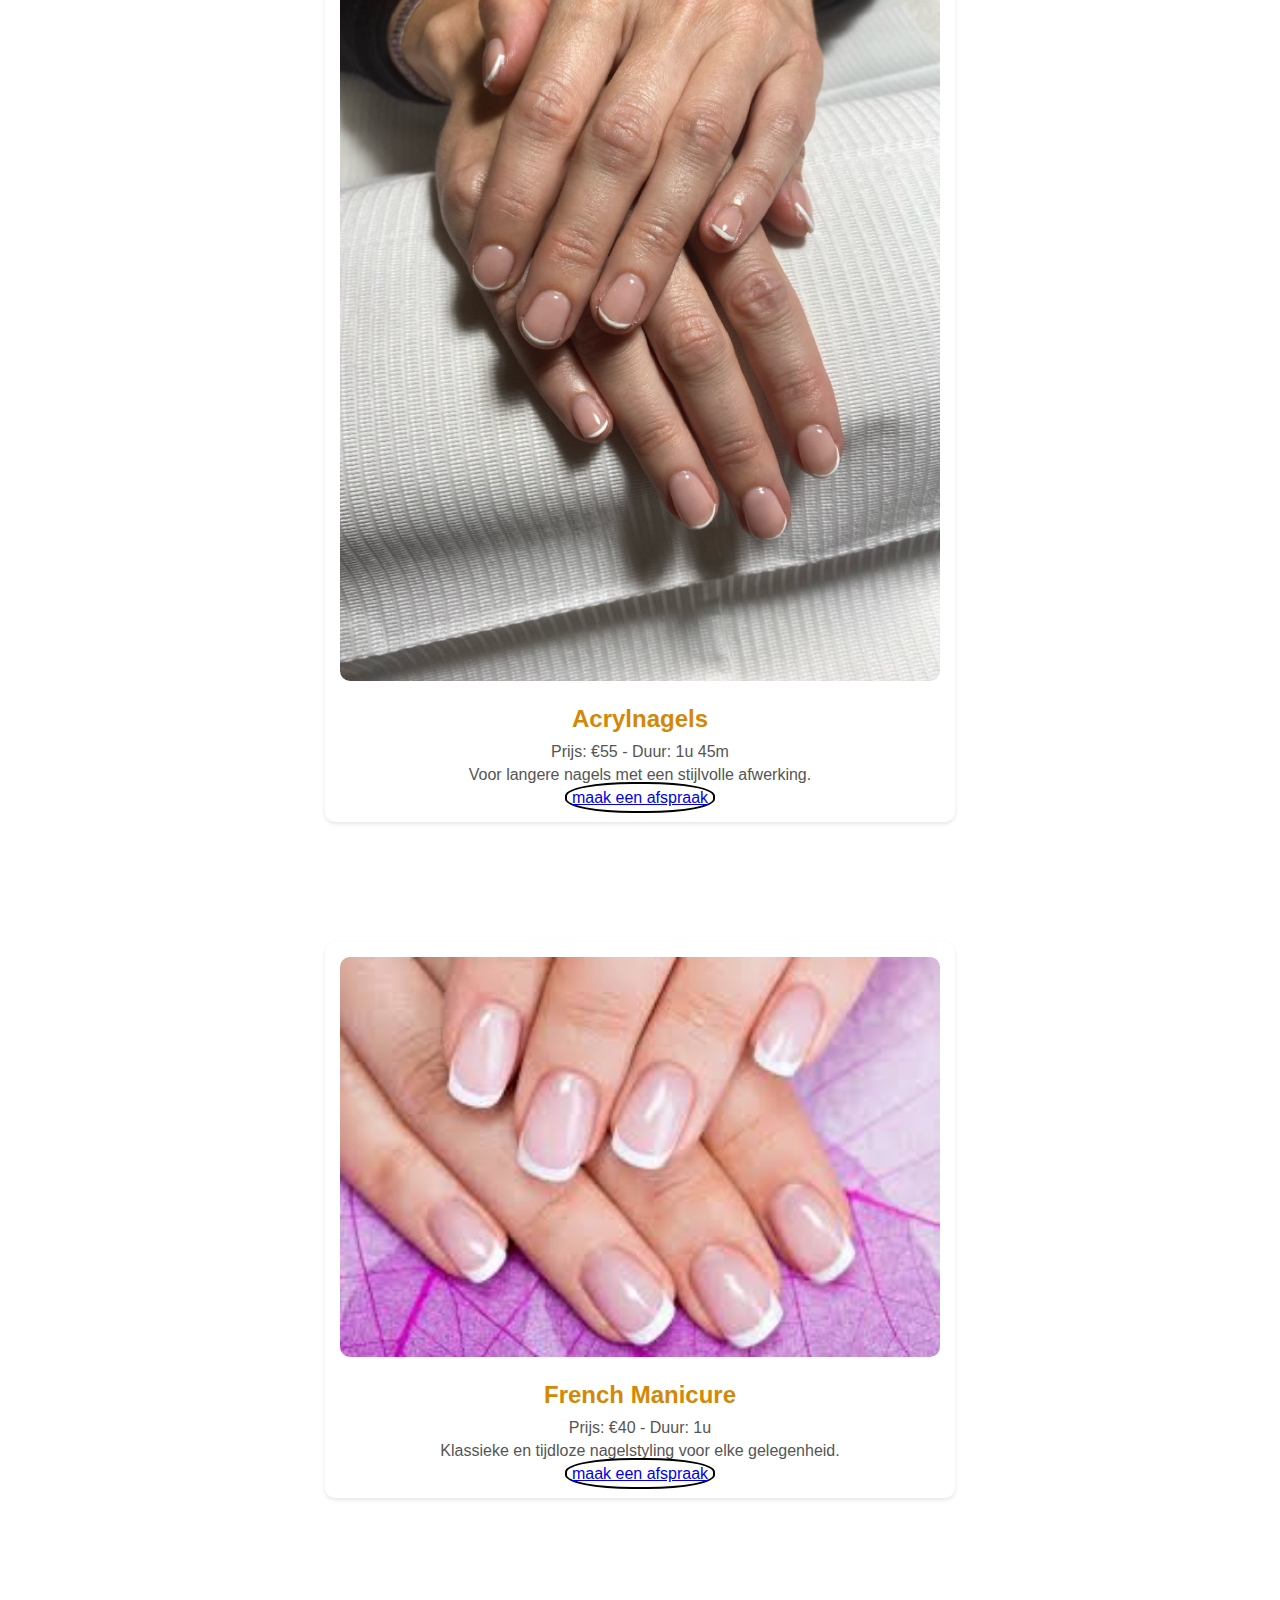
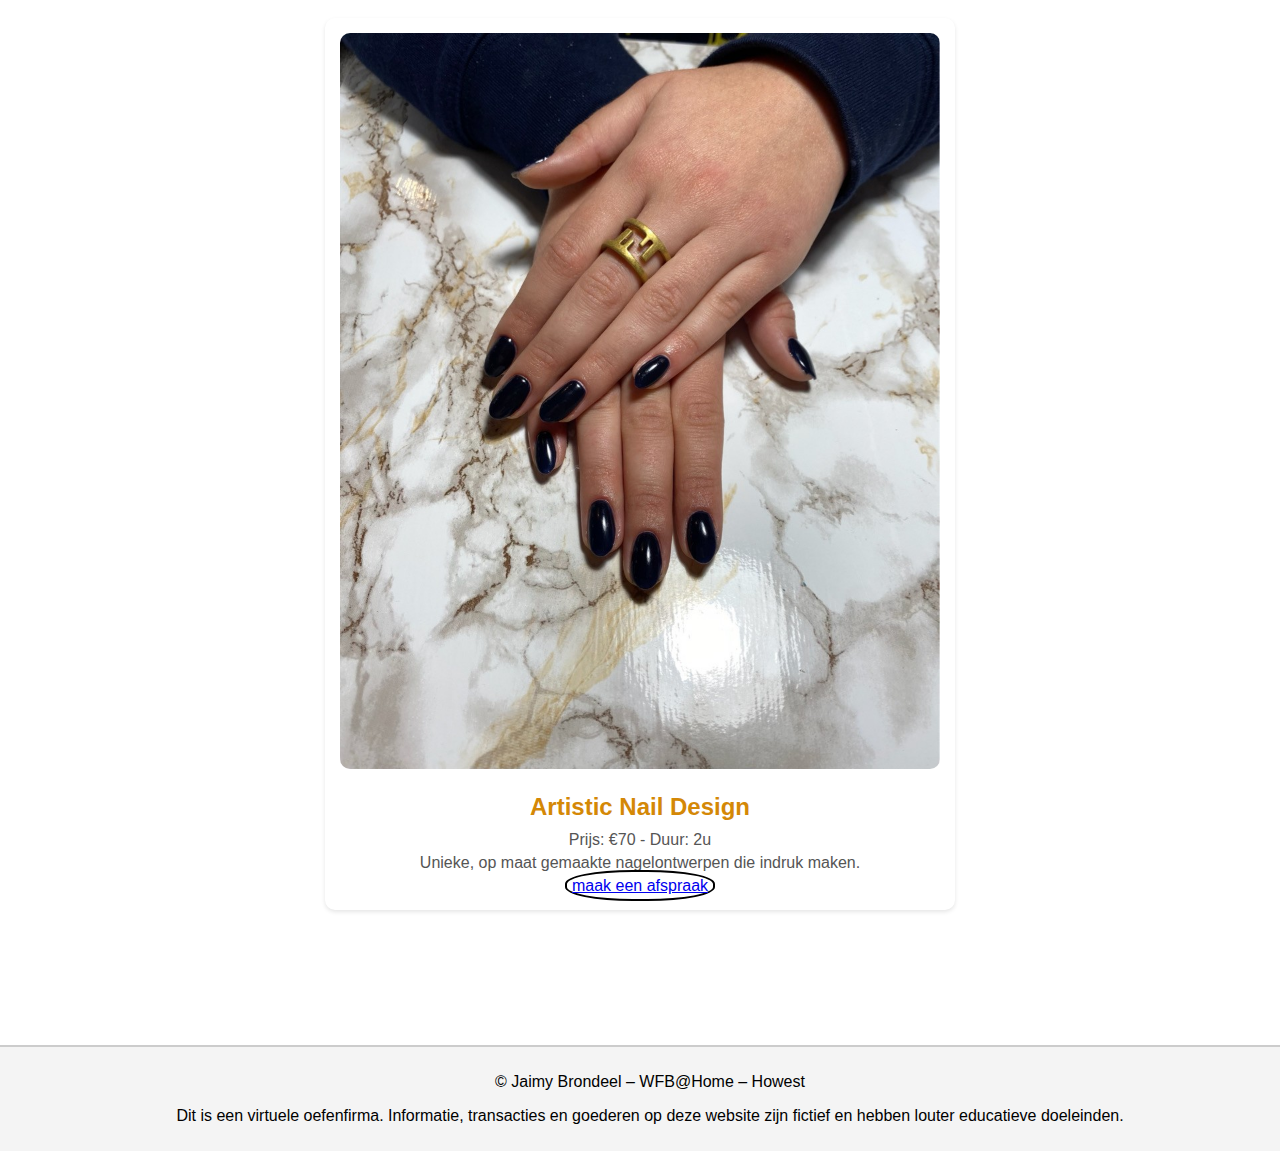
<file: html/nagels.html>
<!DOCTYPE html>
<html lang="en">
<head>
    <meta charset="UTF-8">
    <meta name="viewport" content="width=device-width, initial-scale=1.0">
    <title>Document</title>
    <link rel="stylesheet" href="../WebisteCss/mainstylee.css">
</head>
<body>
    <header>
        <div class="logo"><img src="../websiteImages/logotvp.png" alt=""></div>
        <nav>
            <ul>
                <li class="active"><a href="../index.html">Home</a></li>
                <li><a href="products.html">Shop</a></li>
                <li><a href="contact.html">Contact</a></li>
            </ul>
        </nav>
    </header>
 


   
    
    <main>
        <section class="category-header">
            <h1>Onze Nagelstylen</h1>
            <p>Kies uit onze vijf exclusieve nagelstijlen, ontworpen voor elke gelegenheid en budget.</p>
        </section>
        <section class="products"  >
           
            <div class="product" >
                <img src="../websiteImages/foto biap.jpg" alt="BIAB" >
                <h2>BIAB Nagels</h2>
                <p>Prijs: &euro;60 - Duur: 1u 30m</p>
                <p>Perfect voor sterke, natuurlijke nagels met een gel-look.</p>
                <a href="/html/contact.html">maak een afspraak</a>
            </div>
            <div class="product">
                <img src="../websiteImages/foto 2.jpg" alt="Gelnagels" >
                <h2>Gelnagels </h2>
                <p>Prijs: &euro;50 - Duur: 1u 15m</p>
                <p>Elegante, glanzende nagels met langdurige resultaten.</p>
                <a href="/html/contact.html">maak een afspraak</a>

            </div>
            <div class="product">
                <img src="../websiteImages/foto 3.jpg" alt="Acrylnagels">
                <h2>Acrylnagels</h2>
                <p>Prijs: &euro;55 - Duur: 1u 45m</p>
                <p>Voor langere nagels met een stijlvolle afwerking.</p>
                <a href="/html/contact.html">maak een afspraak</a>

            </div>
            <div class="product">
                <img src="../websiteImages/nails french tip.jpg" alt="French Manicure">
                <h2>French Manicure</h2>
                <p>Prijs: &euro;40 - Duur: 1u</p>
                <p>Klassieke en tijdloze nagelstyling voor elke gelegenheid.</p>
                <a href="/html/contact.html">maak een afspraak</a>

            </div>
            <div class="product">
                <img src="../websiteImages/foto 6.jpg" alt="Artistic Nail Design">
                <h2>Artistic Nail Design</h2>
                <p>Prijs: &euro;70 - Duur: 2u</p>
                <p>Unieke, op maat gemaakte nagelontwerpen die indruk maken.</p>
                <a href="/html/contact.html">maak een afspraak</a>

            </div>
        </section>
    </main>
    <footer>
        <p>&copy; Jaimy Brondeel – WFB@Home – Howest</p>
        <p>Dit is een virtuele oefenfirma. Informatie, transacties en goederen op deze website zijn fictief en hebben louter educatieve doeleinden.</p>
    </footer>
</body>
</html>
</body>
</html>
</file>
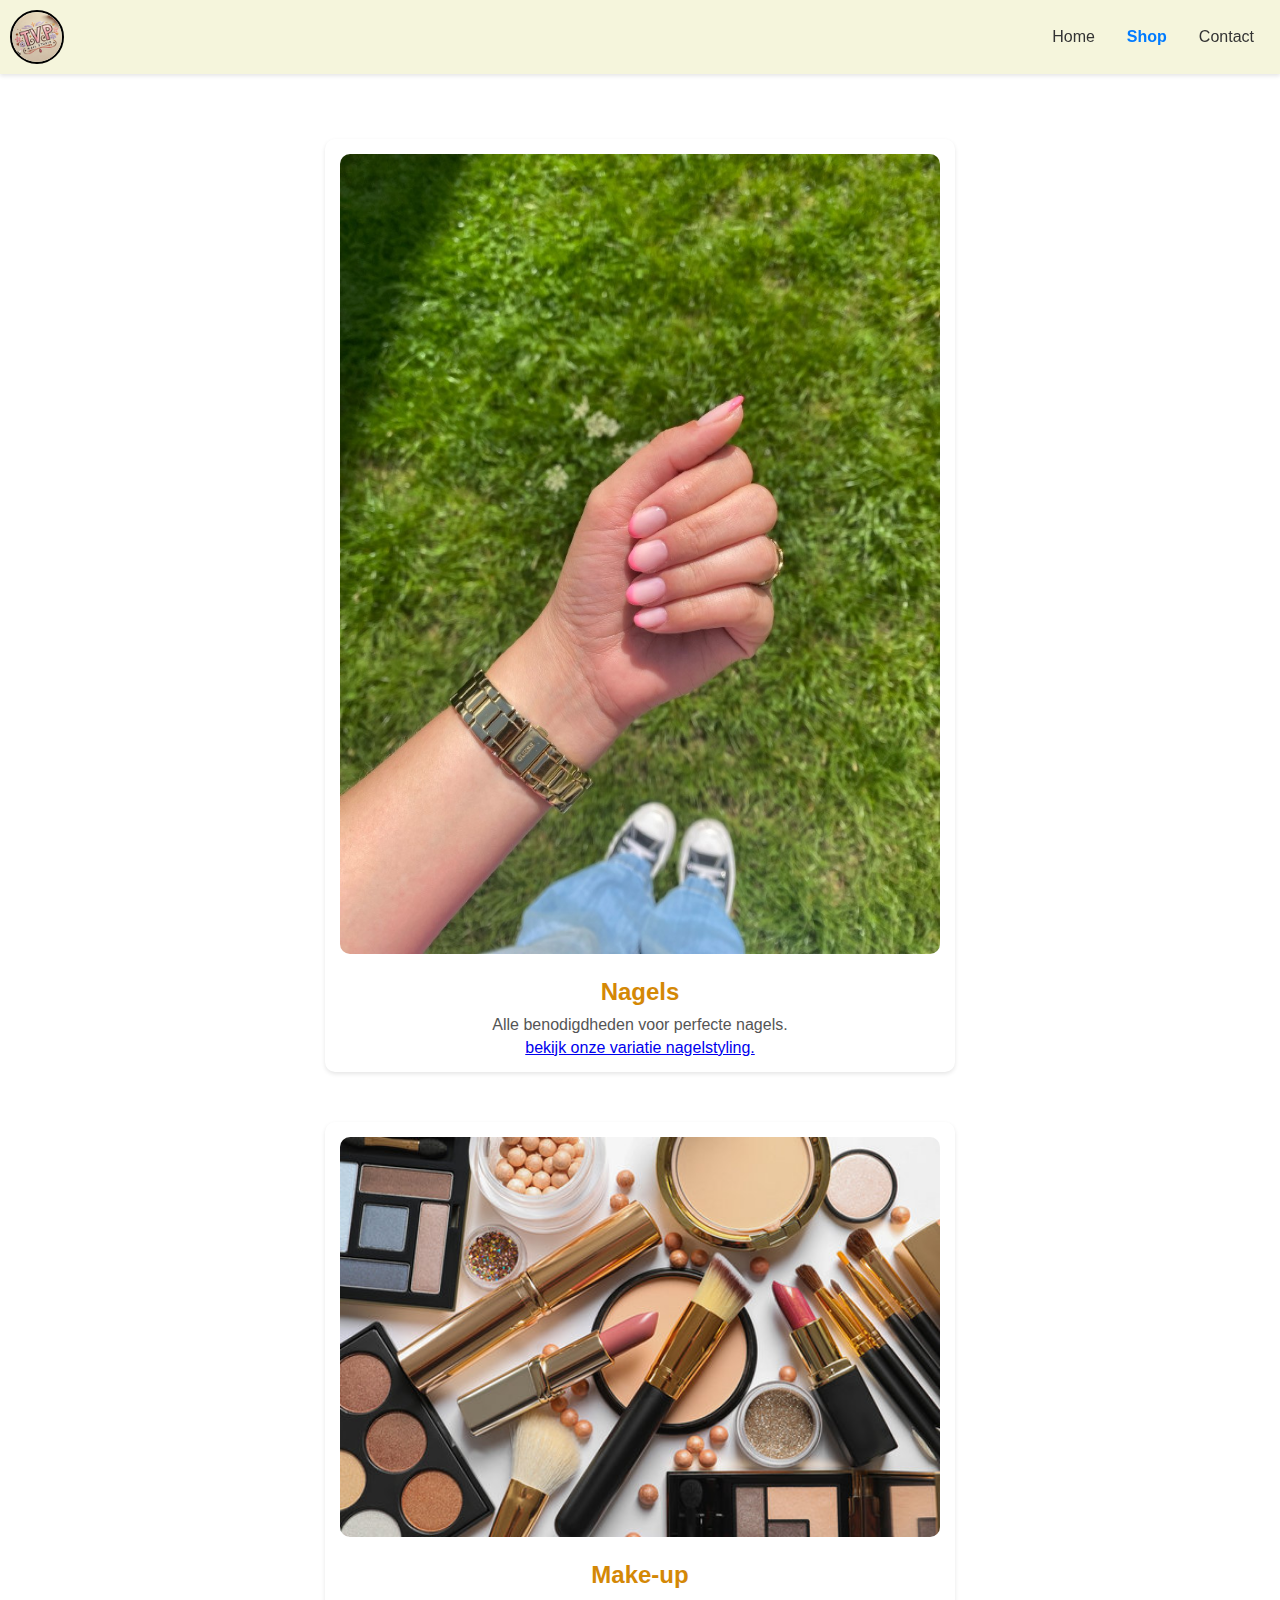
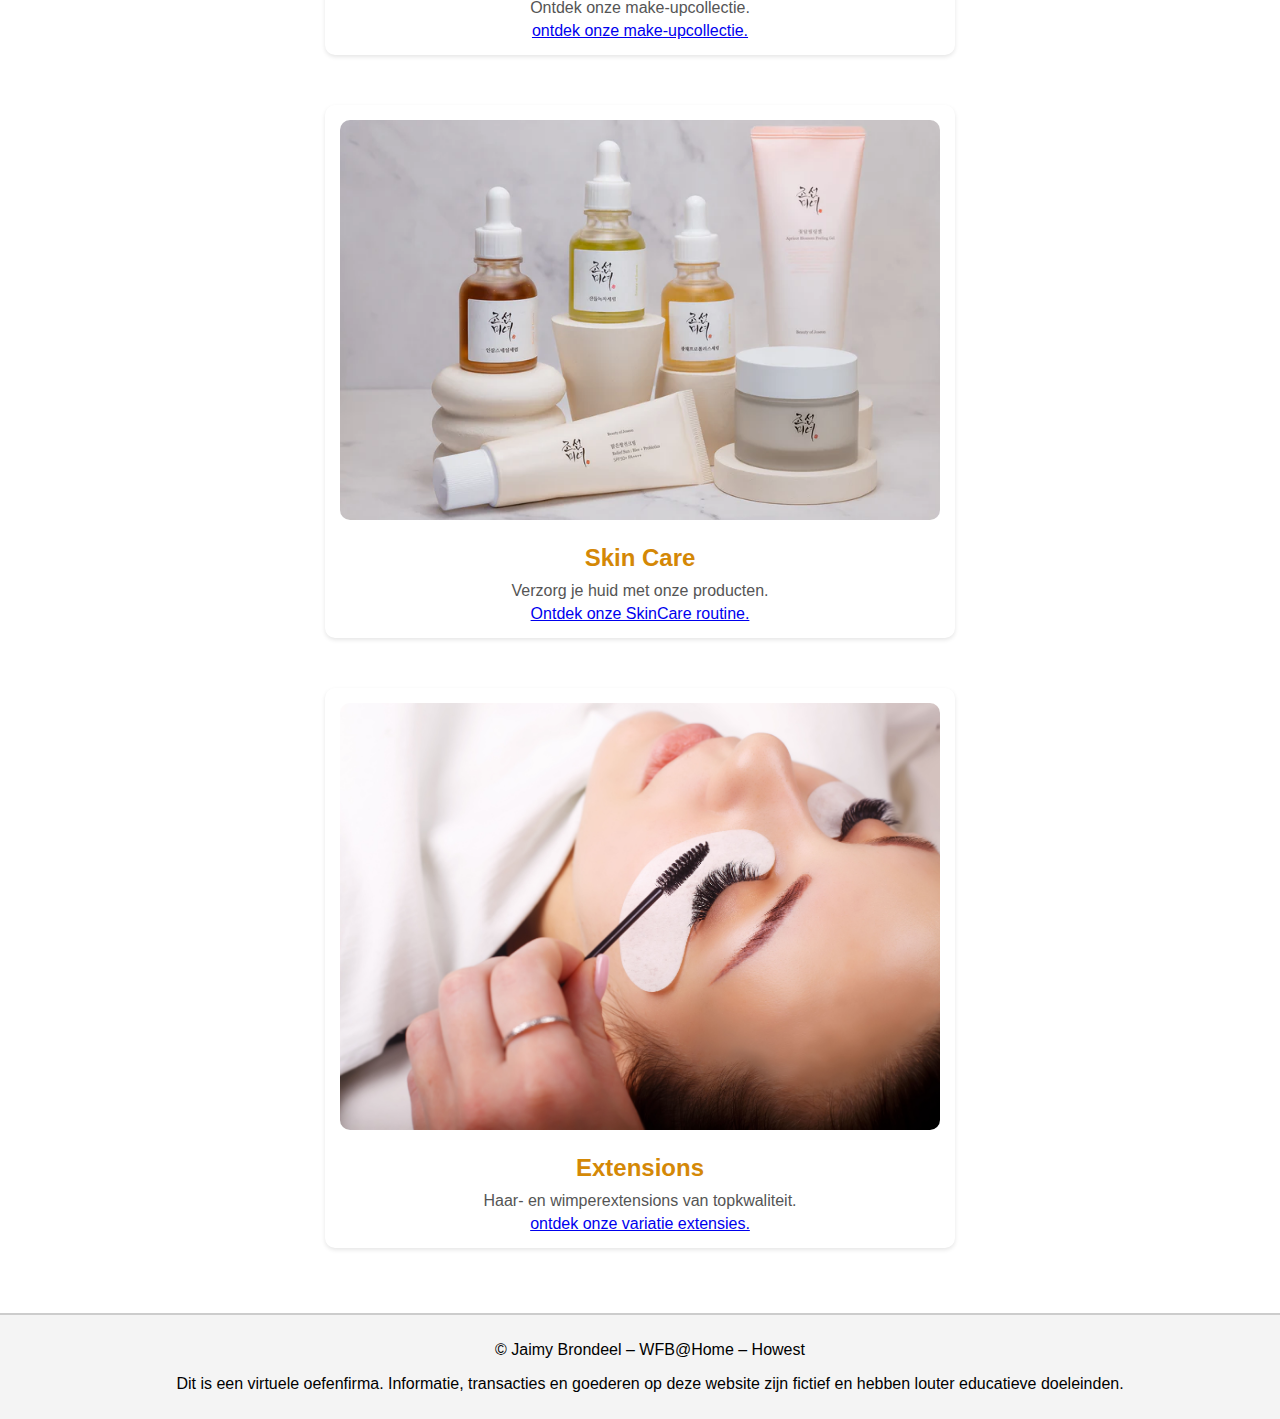
<file: html/products.html>
<!DOCTYPE html>
<html lang="en">
<head>
    <meta charset="UTF-8">
    <meta name="viewport" content="width=device-width, initial-scale=1.0">
    <title>Nagels</title>
    <link rel="stylesheet" href="../WebisteCss/mainstylee.css">
</head>
<body>
    <header>
        <div class="logo"><img src="../websiteImages/logotvp.png" alt="logo"></div>
        <nav>
            <ul>
                <li><a href="../index.html">Home</a></li>
                <li class="active"><a href="products.html">Shop</a></li>
                <li><a href="contact.html">Contact</a></li>
            </ul>
        </nav>
    </header>
    <main>
        
        <section class="product-list">
            <div class="product">
                <img src="../websiteImages/foto 8.jpg" alt="Nagels">
                <div class="product-info">
                    <h2>Nagels</h2>
                    <p>Alle benodigdheden voor perfecte nagels.</p>
                    <a href="nagels.html">bekijk onze variatie nagelstyling. </a>
                </div>
            </div>
            <div class="product">
                <img src="../websiteImages/image.png" alt="Make-up">
                <div class="product-info">
                    <h2>Make-up</h2>
                    <p>Ontdek onze make-upcollectie.</p>
                    <a href="makeup.html">ontdek onze make-upcollectie.</a>
                </div>
            </div>
            <div class="product">
                <img src="../websiteImages/image copy.png" alt="Skin Care">
                <div class="product-info">
                    <h2>Skin Care</h2>
                    <p>Verzorg je huid met onze producten.</p>
                    <a href="skinCare.html">Ontdek onze SkinCare routine.</a>
                </div>
            </div>
            <div class="product">
                <img src="../websiteImages/wimpers.jpg" alt="Extensions">
                <div class="product-info">
                    <h2>Extensions</h2>
                    <p>Haar- en wimperextensions van topkwaliteit.</p>
                    <a href="../html/extensions.html">ontdek onze variatie extensies.</a>
                </div>
            </div>
        </section>
    </main>
    <footer>
        <p>&copy; Jaimy Brondeel – WFB@Home – Howest</p>
        <p>Dit is een virtuele oefenfirma. Informatie, transacties en goederen op deze website zijn fictief en hebben louter educatieve doeleinden.</p>
    </footer>
</body>
</html>
</file>
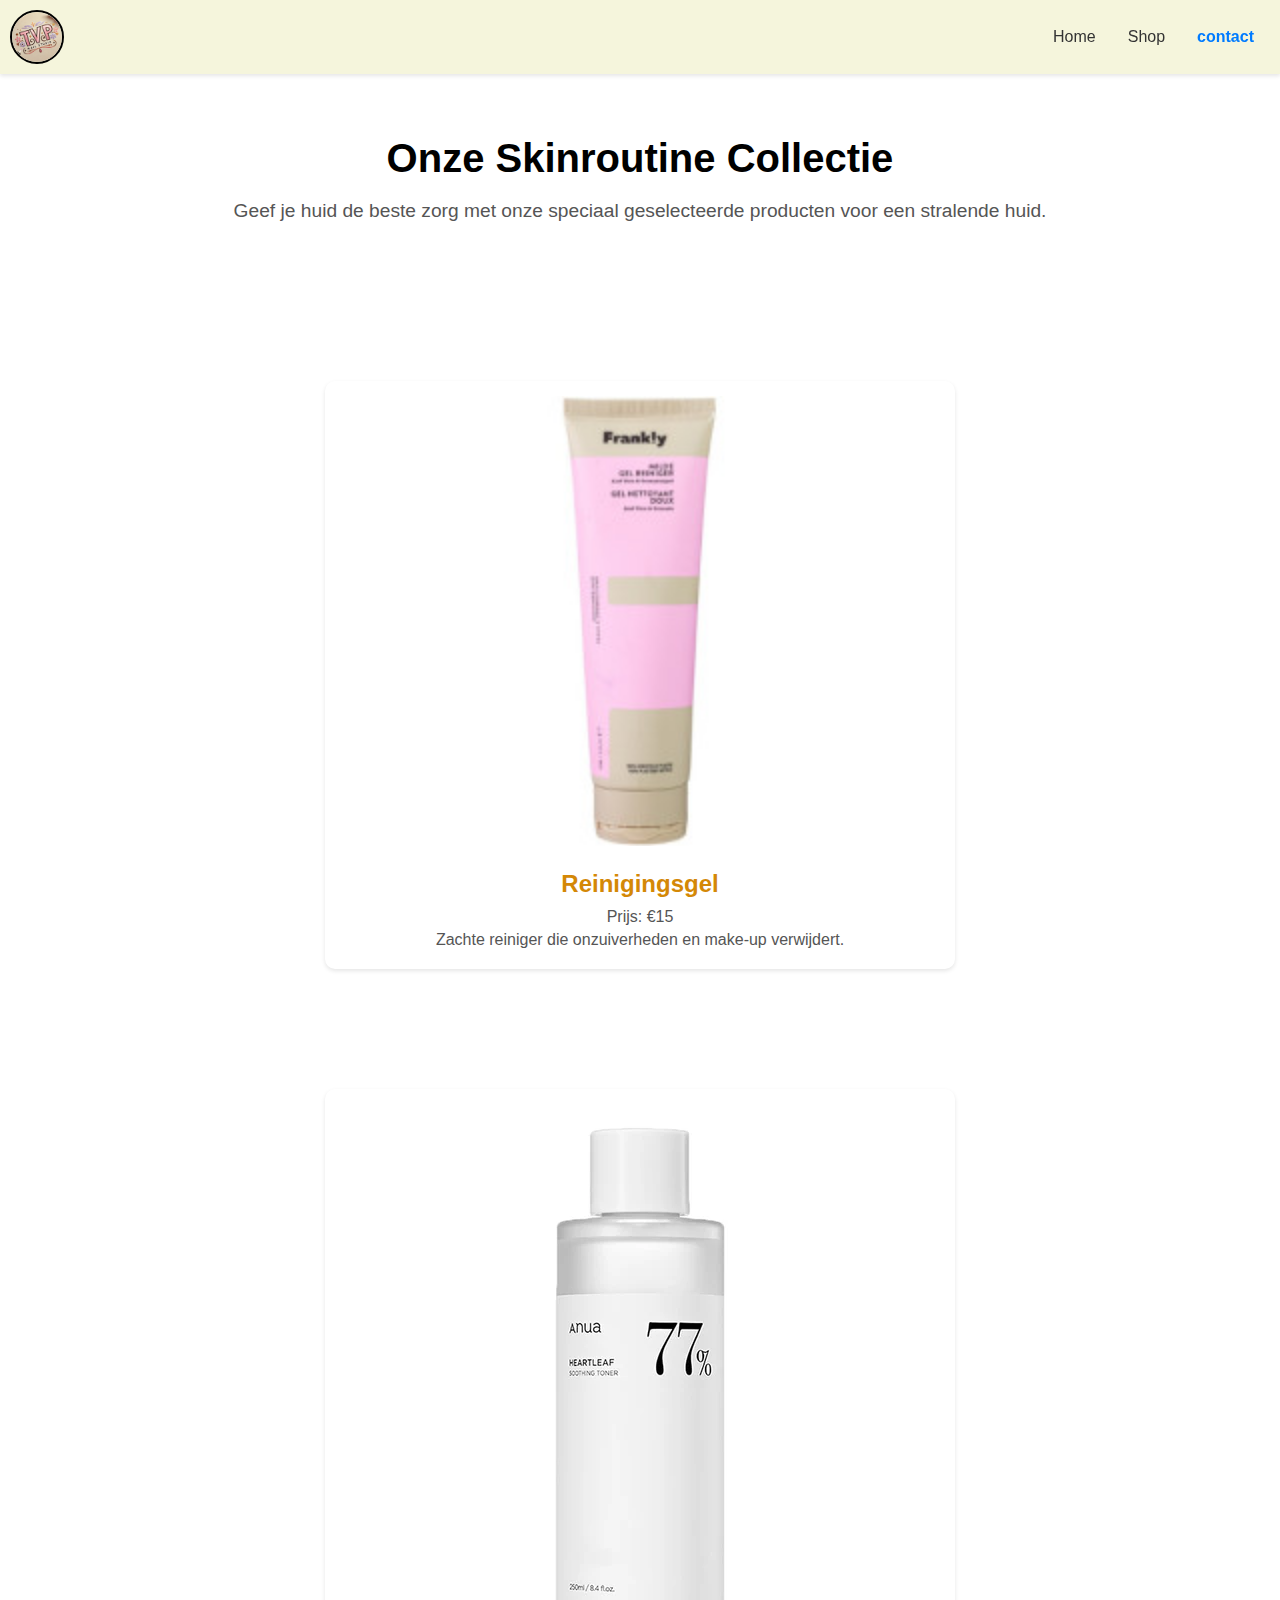
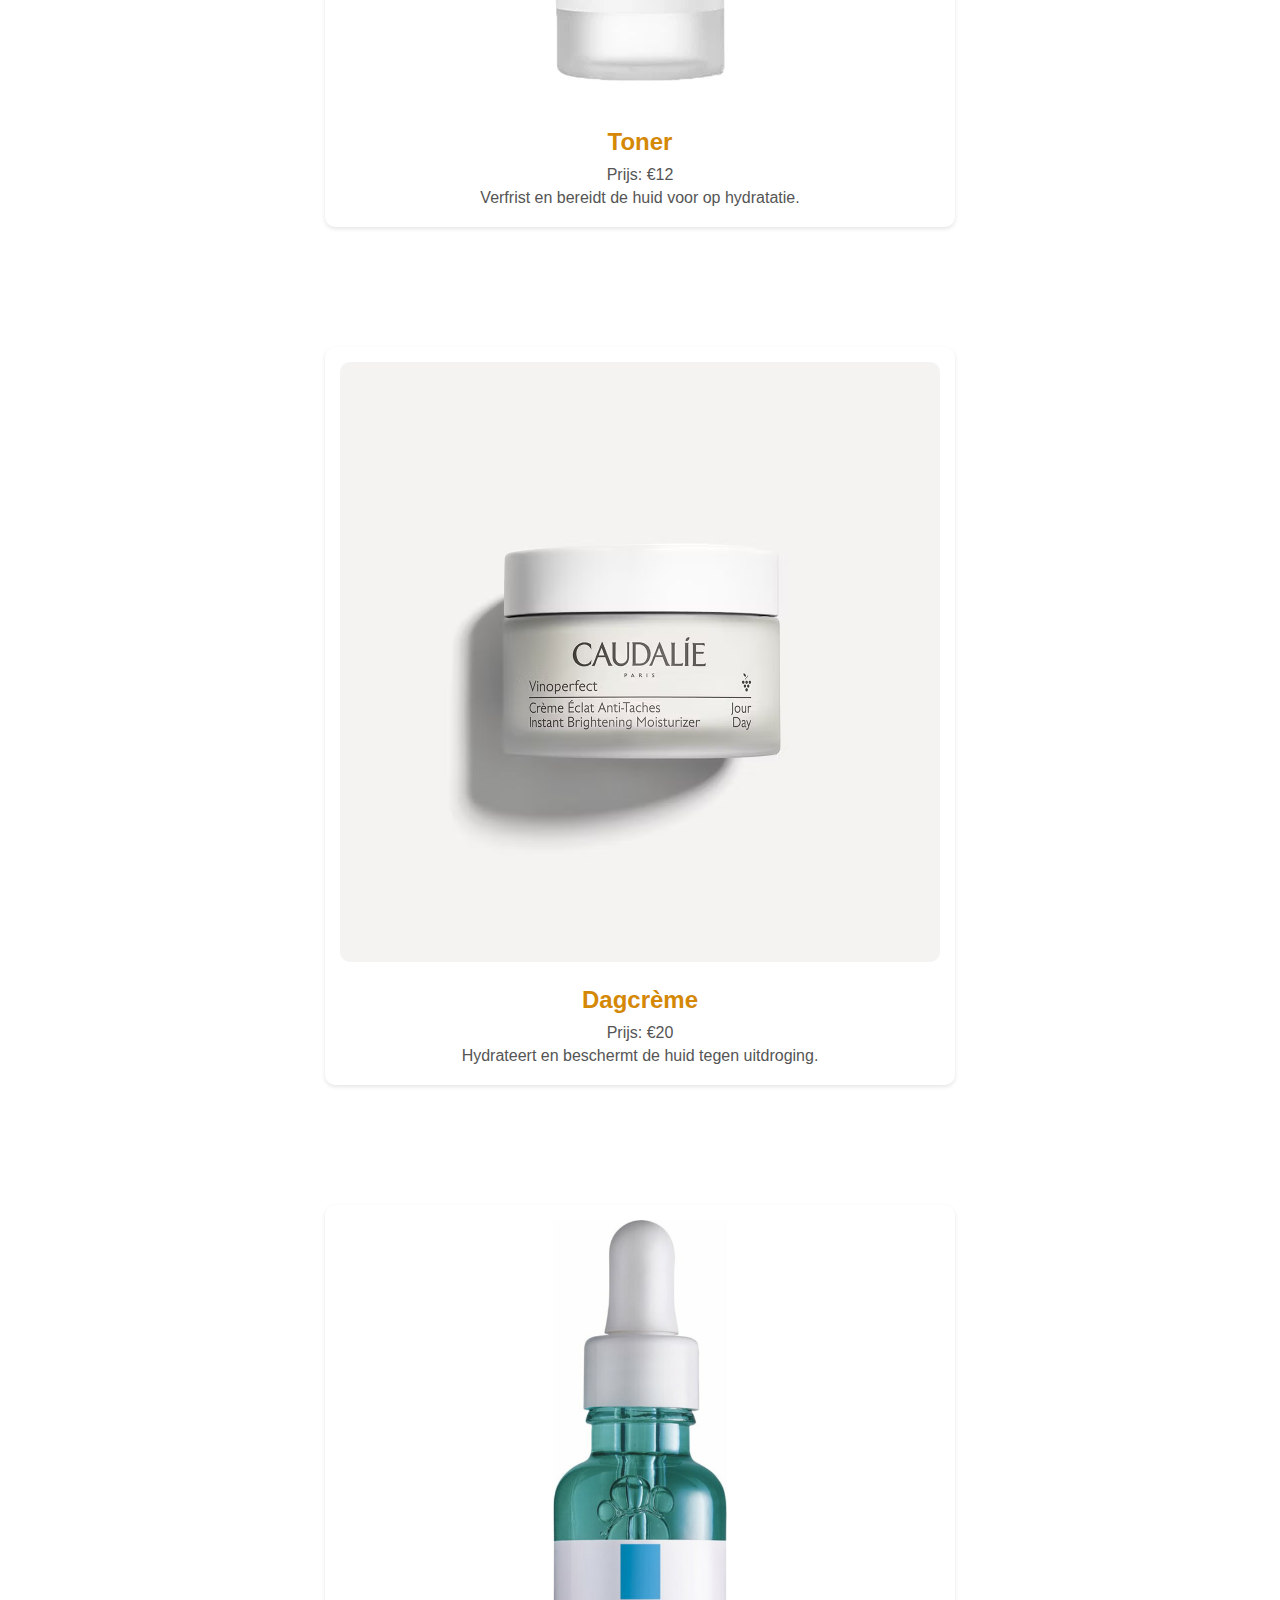
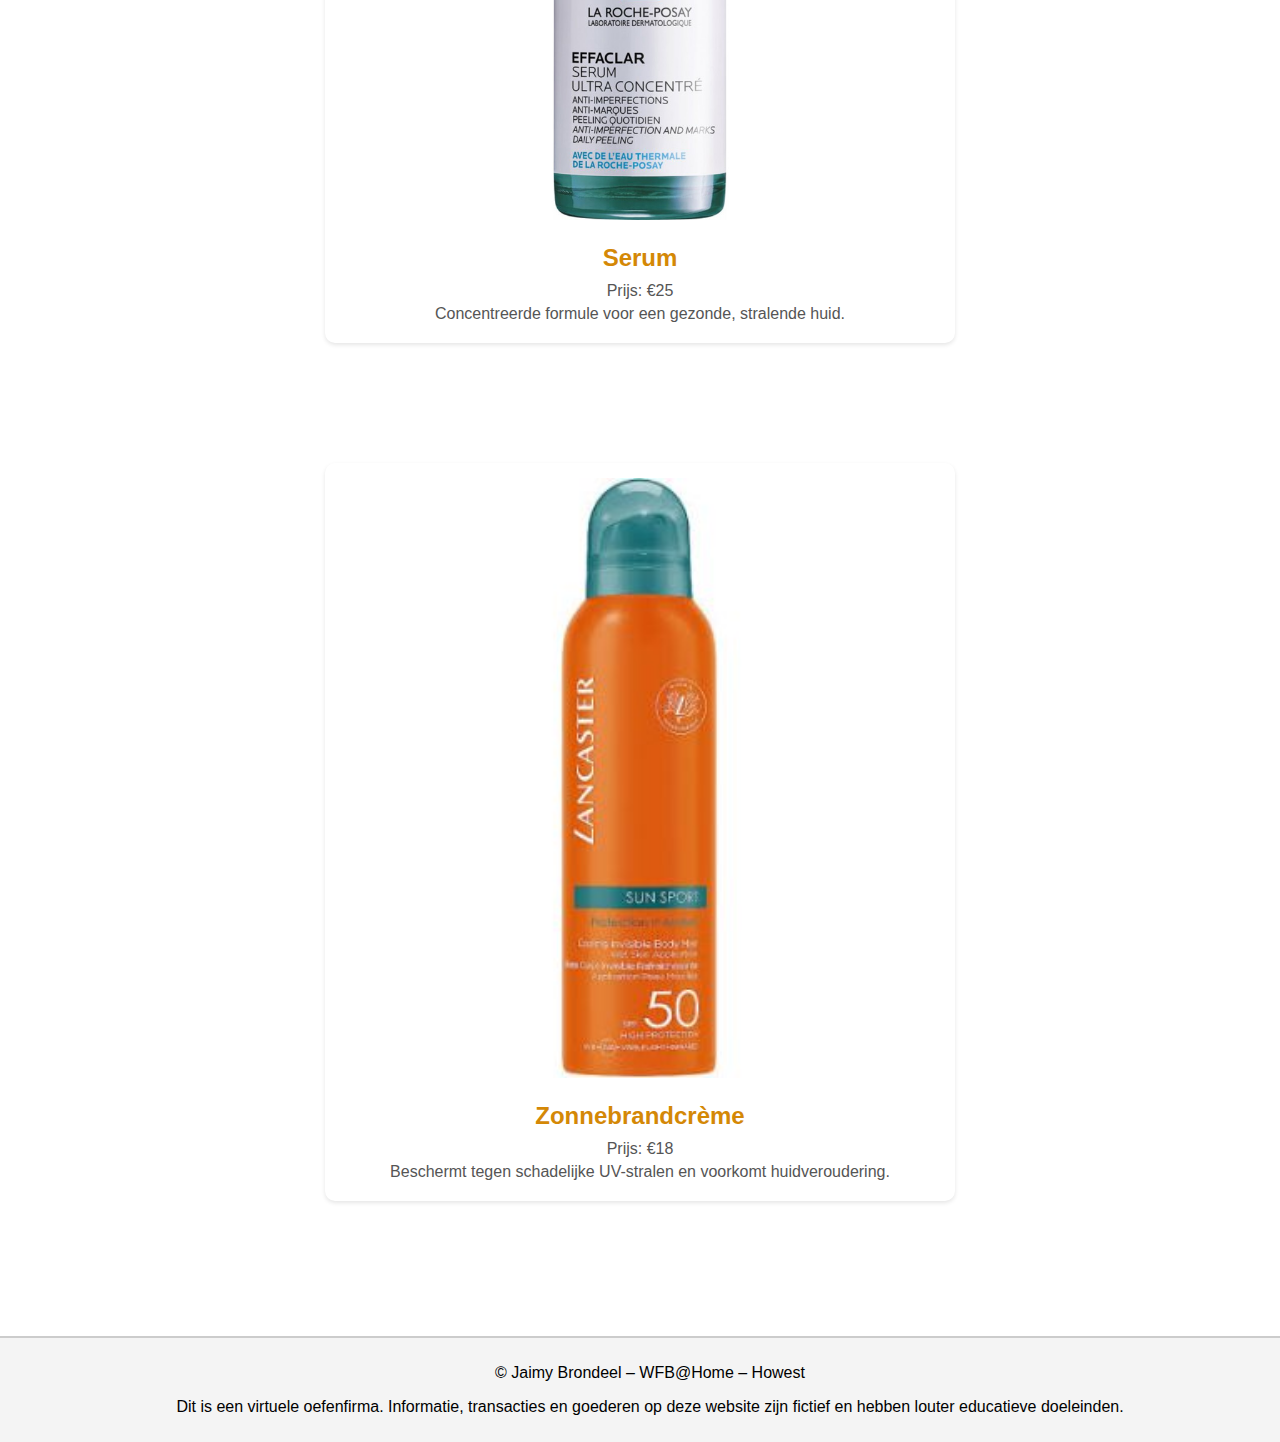
<file: html/skinCare.html>
<!DOCTYPE html>
        <html lang="en">
        <head>
            <meta charset="UTF-8">
            <meta name="viewport" content="width=device-width, initial-scale=1.0">
            <title>Skinroutine Categorie</title>
            <link rel="stylesheet" href="../WebisteCss/mainstylee.css">
        </head>
        <body>
            <header>
                <div class="logo"><img src="/websiteImages/logotvp.png" alt="logo"></div>
                <nav>
                    <ul>
                        <li><a href="../index.html">Home</a></li>
                        <li><a href="products.html">Shop</a></li>
                        <li class="active"><a href="contact.html">contact</a></li>
                    </ul>
                </nav>
            </header>
            <main>
                <section class="category-header">
                    <h1>Onze Skinroutine Collectie</h1>
                    <p>Geef je huid de beste zorg met onze speciaal geselecteerde producten voor een stralende huid.</p>
                </section>
                <section class="products">
                    <div class="product">
                        <img src="../websiteImages/reinigingsgel.jpg" alt="Reinigingsgel">
                        <h2>Reinigingsgel</h2>
                        <p>Prijs: &euro;15</p>
                        <p>Zachte reiniger die onzuiverheden en make-up verwijdert.</p>
                    </div>
                    <div class="product">
                        <img src="../websiteImages/toner.webp" alt="Toner">
                        <h2>Toner</h2>
                        <p>Prijs: &euro;12</p>
                        <p>Verfrist en bereidt de huid voor op hydratatie.</p>
                    </div>
                    <div class="product">
                        <img src="../websiteImages/dagcreme.avif" alt="Dagcrème">
                        <h2>Dagcrème</h2>
                        <p>Prijs: &euro;20</p>
                        <p>Hydrateert en beschermt de huid tegen uitdroging.</p>
                    </div>
                    <div class="product">
                        <img src="../websiteImages/serum.jpg" alt="Serum">
                        <h2>Serum</h2>
                        <p>Prijs: &euro;25</p>
                        <p>Concentreerde formule voor een gezonde, stralende huid.</p>
                    </div>
                    <div class="product">
                        <img src="../websiteImages/zonnebrandcreme.jpg" alt="Zonnebrandcrème">
                        <h2>Zonnebrandcrème</h2>
                        <p>Prijs: &euro;18</p>
                        <p>Beschermt tegen schadelijke UV-stralen en voorkomt huidveroudering.</p>
                    </div>
                </section>
            </main>
            <footer>
                <p>&copy; Jaimy Brondeel – WFB@Home – Howest</p>
                <p>Dit is een virtuele oefenfirma. Informatie, transacties en goederen op deze website zijn fictief en hebben louter educatieve doeleinden.</p>
            </footer>
        </body>
        </html>
</file>
<file: WebisteCss/index.css>
.categories ul {
    display: flex;
    gap: 20px;
    list-style: none;
    padding: 0;
}

.categories ul li a {
    text-decoration: none;
    color: #007bff;
    font-weight: bold;
    transition: color 0.3s ease;
}

.categories ul li a:hover {
    color: #0056b3;
}
.introduction-spotlight-container {
    display: flex;
    flex-direction: row;
    align-items: flex-start;
    justify-content: space-between;
    gap: 20px;
    margin: 30px auto;
    max-width: 1200px;
    padding: 20px;
}


.introduction {
    flex: 1;
    background: radial-gradient(circle, #f9f6f2, #e4dcd1);
    border: 3px solid rgba(0, 0, 0, 0.3);
    box-shadow: 0 10px 20px rgba(0, 0, 0, 0.2);
    border-radius: 50px;
    padding: 20px;
    color: #333;
}

.introduction-title {
    font-size: 2rem;
    color: #3a783a;
    margin-bottom: 20px;
}


.spotlight {
    flex: 1;
    background-color: #fff8e1;
    border-radius: 15px;
    box-shadow: 0 4px 8px rgba(0, 0, 0, 0.2);
    padding: 20px;
    text-align: center;
    margin: 10px;
}


.spotlight-title {
    font-size: 1.5rem;
    color: #d48806;
    margin-bottom: 10px;
}

.spotlight p {
    font-size: 1rem;
    margin-bottom: 15px;
}

.spotlight-link {
    display: inline-block;
    background-color: #ffa726;
    color: white;
    padding: 10px 20px;
    border-radius: 25px;
    text-decoration: none;
    transition: background-color 0.3s ease;
}

.spotlight-link:hover {
    background-color: #ff7043;
}


.introduction-title {
    font-size: 2rem;
    font-weight: bold;
    color: #3a783a;

    margin-bottom: 20px;
    text-shadow: 1px 1px 2px rgba(0, 0, 0, 0.2);

}

.introduction p {
    margin: 0;
    padding: 0;
}



.image-circles {
    display: flex;
    justify-content: center;

    align-items: center;
    gap: 20px;

    margin: 20px auto;

}

.image-circles .circle {
    width: 600px;
    height: 300px;
    border-radius: 50%;
    overflow: hidden;

    border: 2px solid rgba(0, 0, 0, 0.5);

    display: flex;
    align-items: center;
    justify-content: center;
    background-color: rgba(255, 255, 255, 0.4);
    flex: 1;

    margin: 0 10px;
    margin-top: 0;
}

.image-circles img {
    transform: scale(0.45);
}

.text-circle {
    width: 350px;
    height: 350px;
    border-radius: 50%;
    display: flex;
    align-items: center;
    justify-content: center;
    text-align: center;
    background: radial-gradient(circle, #f9f6f2, #e4dcd1);
    border: 3px solid rgba(0, 0, 0, 0.3);
    box-shadow: 0 10px 20px rgba(0, 0, 0, 0.2);
    margin: auto;
    margin-bottom: 10px;
    font-size: 1rem;
    color: #333;

}




.image-circles .circle,
.text-circle {
    flex: 1;
    max-width: 390px;

    margin: 10px;

   

}


.secondary-content {
    border: 2px solid rgba(0, 0, 0, 0.5);
    background-color: rgba(255, 255, 255, 0.4);
    border-radius: 15px;
    display: flex;
    flex-direction: column;
    align-items: center;
    justify-content: center;

    padding: 20px;
    margin: 20px auto;
    max-width: 800px;
}


.secondary-content h2 {
    font-size: 1.8rem;
    margin-bottom: 20px;
    color: #333;
}

.secondary-content table {
    width: 100%;
    border-collapse: collapse;
    margin: 20px 0;
}

.secondary-content th,
.secondary-content td {
    padding: 10px 15px;
    border: 1px solid #ddd;
    font-size: 1rem;
    color: #555;
}

.secondary-content th {
    background-color: #ffa726;
    color: #fff;
    font-weight: bold;
    text-transform: uppercase;
}

.secondary-content tr:nth-child(even) {
    background-color: #f3f3f3;
}

.secondary-content tr:hover {
    background-color: #ffe0b2;
    transition: background-color 0.3s ease;
}

.chat-button {
    position: fixed; 
    bottom: 20px;   
    left: 20px;    
    z-index: 1000;   
}

.chat-button button {
    background-color: #007bff; 
    color: white;            
    border: none;             
    padding: 10px 20px;        
    border-radius: 25px;       
    font-size: 16px;           
    cursor: pointer;           
    box-shadow: 0 4px 6px rgba(0, 0, 0, 0.1); 
    transition: background-color 0.3s ease;  
}

.chat-button button:hover {
    background-color: #0056b3; 
}

@media (max-width: 1024px) {

    .secondary-content table {
        width: 100%;
        border-collapse: collapse;
        margin: 20px 0;
    }

    .secondary-content th,
    .secondary-content td {
        padding: 10px 15px;
        border: 1px solid #ddd;
        font-size: 1rem;
        color: #555;
    }

    .secondary-content table {
        width: 100%;
        border-collapse: collapse;
        margin: 20px 0;
    }

    .image-circles {
        display: block;
        justify-content: center;

        align-items: center;
        gap: 20px;

        margin: 20px auto;

    }

    .image-circles .circle {
        width: 350px;
        height: 300px;
        border-radius: 50%;
        overflow: hidden;

        border: 2px solid rgba(0, 0, 0, 0.5);

        display: flex;
        align-items: center;
        justify-content: center;
        background-color: rgba(255, 255, 255, 0.4);
        flex: 1;

        margin: 0 10px;
        margin-top: 0;
    }

    .image-circles .circle,
    .text-circle {
        flex: 1;
        max-width: 400px;

        margin: 10px;

        

        padding-left: 5px;
        
        padding-right: 5px;

    }
    .image-circles .circle,
    .text-circle p {
       

        padding-left: 5px;
        
        padding-right: 5px;
        
    }
}

@media (max-width: 768px) {

    .secondary-content table {
        width: 100%;
        border-collapse: collapse;
        margin: 20px 0;
    }

    .secondary-content th,
    .secondary-content td {
        padding: 10px 15px;
        border: 1px solid #ddd;
        font-size: 1rem;
        color: #555;
    }

    .secondary-content table {
        width: 100%;
        border-collapse: collapse;
        margin: 20px 0;
    }

    .image-circles {
        display: block;
        justify-content: center;

        align-items: center;
        gap: 20px;

        margin: 20px auto;

    }

    .image-circles .circle {
        width: 350px;
        height: 300px;
        border-radius: 50%;
        overflow: hidden;

        border: 2px solid rgba(0, 0, 0, 0.5);

        display: flex;
        align-items: center;
        justify-content: center;
        background-color: rgba(255, 255, 255, 0.4);
        flex: 1;

        margin: 0 10px;
        margin-top: 0;
    }

    .image-circles .circle,
    .text-circle {
        flex: 1;
        max-width: 400px;

        margin: 10px;

       

        padding-left: 5px;
        
        padding-right: 5px;

    }
    .image-circles .circle,
    .text-circle p {
       

        padding-left: 5px;
        
        padding-right: 5px;
        
    }
}
@media (max-width: 375px) {

    .secondary-content table {
        width: 100%;
        border-collapse: collapse;
        margin: 20px 0;
    }

    .secondary-content th,
    .secondary-content td {
        padding: 10px 15px;
        border: 1px solid #ddd;
        font-size: 1rem;
        color: #555;
    }

    .secondary-content table {
        width: 100%;
        border-collapse: collapse;
        margin: 20px 0;
    }

    .image-circles {
        display: block;
        justify-content: center;

        align-items: center;
        gap: 20px;

        margin: 20px auto;

    }

    .image-circles .circle {
        width: 300px;
        height: 300px;
        border-radius: 50%;
        overflow: hidden;

        border: 2px solid rgba(0, 0, 0, 0.5);

        display: flex;
        align-items: center;
        justify-content: center;
        background-color: rgba(255, 255, 255, 0.4);
        flex: 1;

        margin: 0 10px;
        margin-top: 0;
    }

    .image-circles .circle,
    .text-circle {
        flex: 1;
        max-width: 300px;

        margin: 10px;

       

       

    }
    .image-circles .circle,
    .text-circle p {
       

        padding-left: 5px;
        
        padding-right: 5px;
        
    }
    .introduction-spotlight-container {
        display: flex;
        flex-direction: column;
        align-items: center;
        justify-content: space-between;
        gap: 20px;
      
        max-width: 1200px;
        
    }
}
</file>
<file: WebisteCss/mainstylee.css>
body {
    margin: 0;
    padding: 0;
    height: 100%;
    font-family: Arial, sans-serif;
    display: flex;
    flex-direction: column;
}




header {
    display: flex;
    align-items: center;
    justify-content: space-between;
    padding: 10px;
    background-color: rgba(255, 255, 255, 0.8);

    box-shadow: 0 2px 4px rgba(0, 0, 0, 0.1);
    position: sticky;
    top: 0;
    z-index: 1000;
    background-color: beige;
}





.logo {
    width: 50px;
    height: 50px;
    border: 2px solid #000;
    border-radius: 50%;
    display: flex;
    align-items: center;
    justify-content: center;
    text-align: center;
    overflow: hidden;


}

.logo img:hover {
    transform: scale(1.2);
}


.logo img {
    width: 100%;
    height: 100%;
    object-fit: cover;
    border-radius: 50%;

}




nav ul {
    display: flex;
    justify-content: space-around;
    list-style-type: none;
    margin: 0;
    padding: 0;
}

nav ul li {
    margin: 0 1rem;
}

nav ul li a {
    text-decoration: none;
    color: #333;
    transition: color 0.3s ease, background-color 0.3s ease;
}

nav ul li a:hover {
    color: #007bff;
    background-color: rgba(0, 0, 0, 0.1);
    padding: 5px;
    border-radius: 5px;
}

nav ul li.active a {
    font-weight: bold;
    color: #007bff;
}




main {
    flex: 1;
    display: flex;
    flex-direction: column;
    align-items: center;
    justify-content: flex-start;
    padding: 15px;
}




footer {
    text-align: center;
    padding: 10px;
    background-color: #f4f4f4;
    border-top: 2px solid #ccc;
    width: 100%;

    bottom: 0;
}
/*--------------------------------------------------------------------------------------------------------------------*/

.category-header {
    text-align: center;
    margin: 20px 0;
}

.category-header h1 {
    font-size: 2.5rem;
    margin-bottom: 10px;
}

.category-header p {
    font-size: 1.2rem;
    color: #555;
}


.products {
    display: flex;
    flex-direction:column; 
    gap: 20px; 
    justify-content: center; 
    align-items: center; 
    padding: 20px;
    margin: 50px;
    max-width: 800px; 
    
}

.product {
    width: 100%; 
    max-width: 600px; 
    background-color: #fff;
    border-radius: 10px;
    box-shadow: 0 2px 4px rgba(0, 0, 0, 0.1);
    padding: 15px;
    margin: 50px;
    text-align: center;
    transition: transform 0.3s ease;
}

.product img {
    width: 100%; 
    
    border-radius: 10px;
    margin-bottom: 10px;
}

.product h2 {
    font-size: 1.5rem;
    color: #d48806;
    margin: 10px 0;
}

.product p {
    font-size: 1rem;
    margin: 5px 0;
    color: #555;
}

.product:hover {
    transform: translateY(-5px);
    box-shadow: 0 4px 8px rgba(0, 0, 0, 0.2);
    
}

.products a {
    padding: 5px;
    border: black solid 2px;
    border-radius: 45%;
}
.product-list {
    gap: 1px;
}
/*--------------------------------------------------------------------------------------------------------------------*/


.contact-header {
    text-align: center;
    margin-bottom: 30px;
}

.contact-header h1 {
    font-size: 2.5rem;
    margin-bottom: 10px;
}

.contact-header p {
    font-size: 1.2rem;
    color: #555;
}





.contact-info {
    margin-bottom: 20px;
    font-size: 1rem;
    line-height: 1.5;
    border: black solid 2px
    ;
    border-radius: 25%;
    padding: 20px;

}

.contact-info h2 {
    font-size: 1.5rem;
    margin-bottom: 10px;
}





.contact-form {
    background-color: #fff;
    
    border-radius: 20px;
    box-shadow: 0 2px 4px rgba(0, 0, 0, 0.1);
    width: 50%;
}

.form-group {
    margin-bottom: 20px;
}

.form-group label {
    display: block;
    font-weight: bold;
    margin-bottom: 5px;
}

.form-group input,
.form-group select,
.form-group textarea {
    width: 100%;
    padding: 10px;
    font-size: 1rem;
    border: 1px solid #ccc;
    border-radius: 5px;
    box-sizing: border-box;
}

textarea {
    resize: none;
}

fieldset {
    margin-bottom: 20px;
    border: 1px solid #ccc;
    padding: 15px;
    border-radius: 5px;
}

legend {
    font-weight: bold;
    padding: 0 5px;
}

form div {
    margin-bottom: 10px;
}

form div label {
    margin-left: 5px;
}

.form-buttons {
    display: flex;
    gap: 10px;
    justify-content: flex-end;
}

button {
    padding: 5px 10px;
    border: none;
    border-radius: 5px;
    font-size: 1rem;
    cursor: pointer;
    transition: background-color 0.3s ease;
}

button[type="submit"] {
    background-color: #28a745;
    color: white;
}

button[type="submit"]:hover {
    background-color: #218838;
}

button[type="reset"] {
    background-color: #dc3545;
    color: white;
}

button[type="reset"]:hover {
    background-color: #c82333;
}

/*--------------------------------------------------------------------------------------------------------------------*/



/*--------------------------------------------------------------------------------------------------------------------*/





@media screen and (max-width: 768px) {

    .introduction,
    .secondary-content {

        width: 90%;
    }

    body {
        margin: 0;
        padding: 0;
    }

    .introduction {
        padding: 20px;
        width: 90%;
    }

    .introduction-title {
        font-size: 1.8rem;
    }

    .introduction p {
        font-size: 1rem;
    }

    .product {
        flex: 1 1 calc(50% - 2rem);
    }
}
</file>
